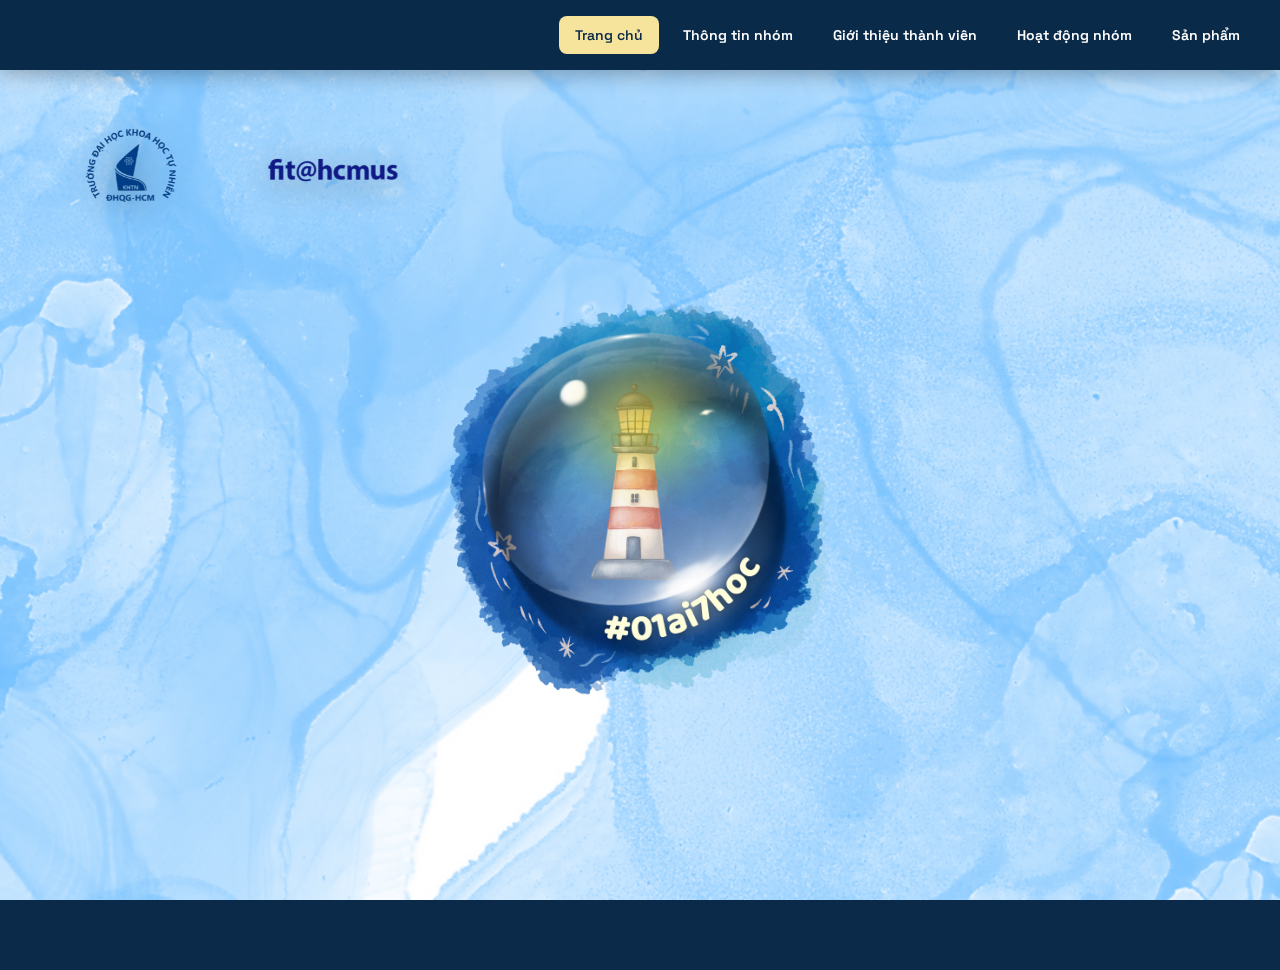
<file: index.html>
<!DOCTYPE html>
<html lang="vi">
<head>
	<meta charset="UTF-8" />
	<meta name="viewport" content="width=device-width, initial-scale=1.0" />
	<title>Poster Style Landing</title>
	<link rel="preconnect" href="https://fonts.googleapis.com" />
	<link rel="preconnect" href="https://fonts.gstatic.com" crossorigin />
	<link href="https://fonts.googleapis.com/css2?family=Space+Grotesk:wght@400;500;600;700&display=swap" rel="stylesheet" />
	<link rel="stylesheet" href="style.css" />
</head>
<body>
	<nav class="navbar">
		<div class="nav-container">
			<input type="checkbox" id="menu-toggle" class="menu-toggle" />
			<label for="menu-toggle" class="menu-icon">
				<span></span>
				<span></span>
				<span></span>
			</label>
		<ul class="nav-menu">
			<li><a href="index.html" class="nav-link active">Trang chủ</a></li>
			<li><a href="group-info.html" class="nav-link">Thông tin nhóm</a></li>
			<li><a href="about.html" class="nav-link">Giới thiệu thành viên</a></li>
			<li><a href="activity.html" class="nav-link">Hoạt động nhóm</a></li>
			<li><a href="product.html" class="nav-link">Sản phẩm</a></li>
		</ul>
		</div>
	</nav>
	<header class="hero">
		<div class="hero-logos">
			<img src="images/logo-truong.png" alt="Logo trường" class="logo-img" loading="eager" />
			<img src="images/logo-fit.png" alt="Logo khoa FIT" class="logo-img" loading="eager" />
		</div>
		<div class="hero-center-logo">
			<img src="images/team-logo.png" alt="Logo nhóm" class="team-logo" loading="eager" />
		</div>
	</header>

</body>
</html>
</file>
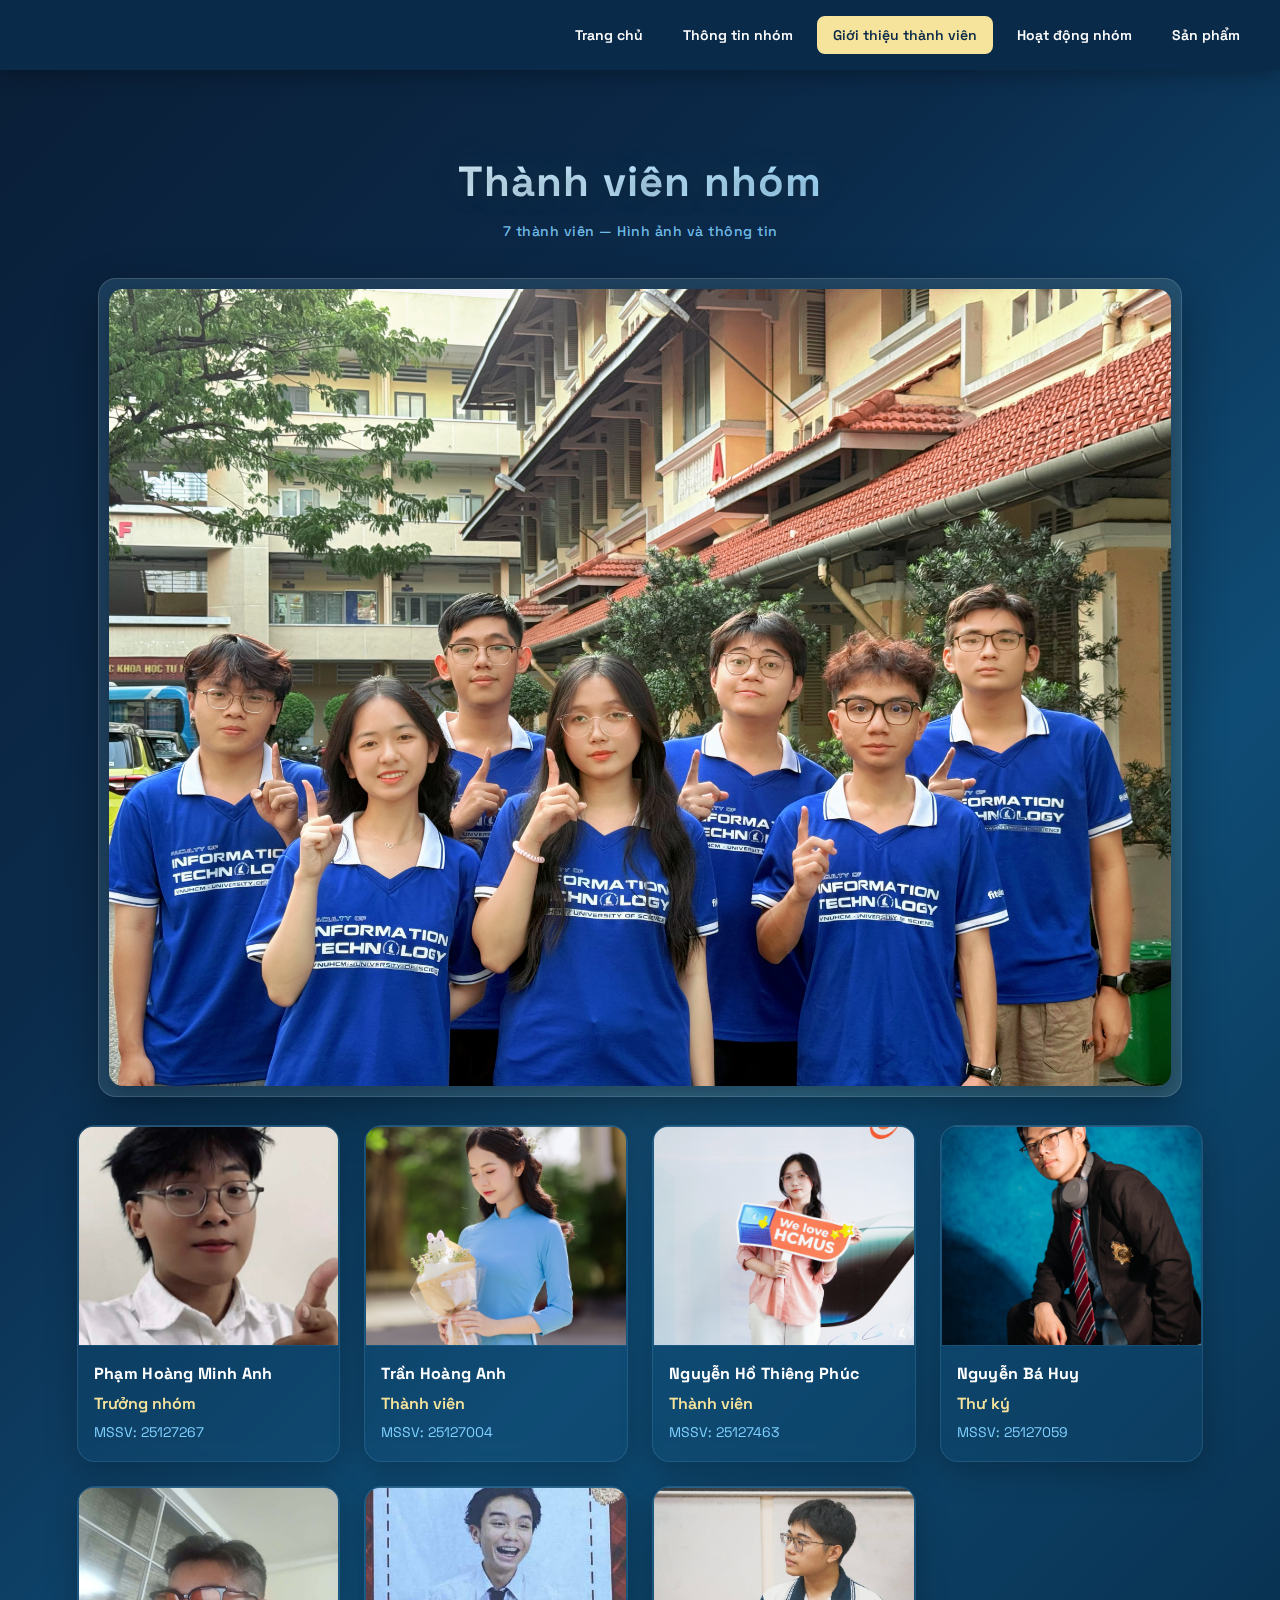
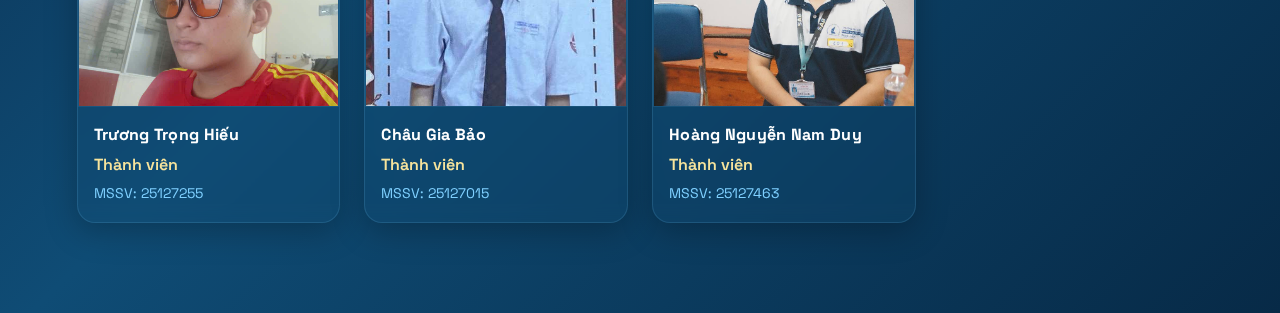
<file: about.html>
<!DOCTYPE html>
<html lang="vi">
<head>
    <meta charset="UTF-8" />
    <meta name="viewport" content="width=device-width, initial-scale=1.0" />
    <title>Giới thiệu nhóm</title>
    <link rel="preconnect" href="https://fonts.googleapis.com" />
    <link rel="preconnect" href="https://fonts.gstatic.com" crossorigin />
    <link href="https://fonts.googleapis.com/css2?family=Space+Grotesk:wght@400;500;600;700&display=swap" rel="stylesheet" />
    <link rel="stylesheet" href="style.css" />
</head>
<body>
    <nav class="navbar">
        <div class="nav-container">
            <input type="checkbox" id="menu-toggle" class="menu-toggle" />
            <label for="menu-toggle" class="menu-icon">
                <span></span>
                <span></span>
                <span></span>
            </label>
            <ul class="nav-menu">
                <li><a href="index.html" class="nav-link">Trang chủ</a></li>
                <li><a href="group-info.html" class="nav-link">Thông tin nhóm</a></li>
                <li><a href="about.html" class="nav-link active">Giới thiệu thành viên</a></li>
                <li><a href="activity.html" class="nav-link">Hoạt động nhóm</a></li>
                <li><a href="product.html" class="nav-link">Sản phẩm</a></li>
            </ul>
        </div>
    </nav>

    <section class="team" id="team">
        <div class="team-header">
            <h2 class="team-title">Thành viên nhóm</h2>
            <p class="team-subtitle">7 thành viên — Hình ảnh và thông tin</p>
        </div>
        <div class="group-photo-container">
            <div class="group-photo-frame">
                <img src="images/group-photo.jpg" alt="Ảnh chụp chung của nhóm" class="group-photo" />
            </div>
        </div>
        <div class="team-grid">
            <a class="team-card" href="member1.html">
                <img src="images/member1.jpg" alt="Member 1" class="team-photo" loading="lazy" />
                <div class="team-card-body">
                    <h3 class="team-name">Phạm Hoàng Minh Anh</h3>
                    <p class="team-role">Trưởng nhóm</p>
                    <p class="team-meta">MSSV: 25127267</p>
                </div>
            </a>
            <a class="team-card" href="member2.html">
                <img src="images/member2.jpg" alt="Member 2" class="team-photo" loading="lazy" />
                <div class="team-card-body">
                    <h3 class="team-name">Trần Hoàng Anh</h3>
                    <p class="team-role">Thành viên</p>
                    <p class="team-meta">MSSV: 25127004</p>
                </div>
            </a>
            <a class="team-card" href="member3.html">
                <img src="images/member3.jpg" alt="Member 3" class="team-photo" loading="lazy" />
                <div class="team-card-body">
                    <h3 class="team-name">Nguyễn Hồ Thiêng Phúc</h3>
                    <p class="team-role">Thành viên</p>
                    <p class="team-meta">MSSV: 25127463</p>
                </div>
            </a>
            <a class="team-card" href="member4.html">
                <img src="images/member4.jpg" alt="Member 4" class="team-photo" loading="lazy" />
                <div class="team-card-body">
                    <h3 class="team-name">Nguyễn Bá Huy</h3>
                    <p class="team-role">Thư ký</p>
                    <p class="team-meta">MSSV: 25127059</p>
                </div>
            </a>
            <a class="team-card" href="member5.html">
                <img src="images/member5.jpg" alt="Member 5" class="team-photo" loading="lazy" />
                <div class="team-card-body">
                    <h3 class="team-name">Trương Trọng Hiếu</h3>
                    <p class="team-role">Thành viên</p>
                    <p class="team-meta">MSSV: 25127255</p>
                </div>
            </a>
            <a class="team-card" href="member6.html">
                <img src="images/member6.jpg" alt="Member 6" class="team-photo" loading="lazy" />
                <div class="team-card-body">
                    <h3 class="team-name">Châu Gia Bảo</h3>
                    <p class="team-role">Thành viên</p>
                    <p class="team-meta">MSSV: 25127015</p>
                </div>
            </a>
            <a class="team-card" href="member7.html">
                <img src="images/member7.jpg" alt="Member 7" class="team-photo" loading="lazy" />
                <div class="team-card-body">
                    <h3 class="team-name">Hoàng Nguyễn Nam Duy</h3>
                    <p class="team-role">Thành viên</p>
                    <p class="team-meta">MSSV: 25127463</p>
                </div>
            </a>
        </div>
    </section>
</body>
</html>
</file>
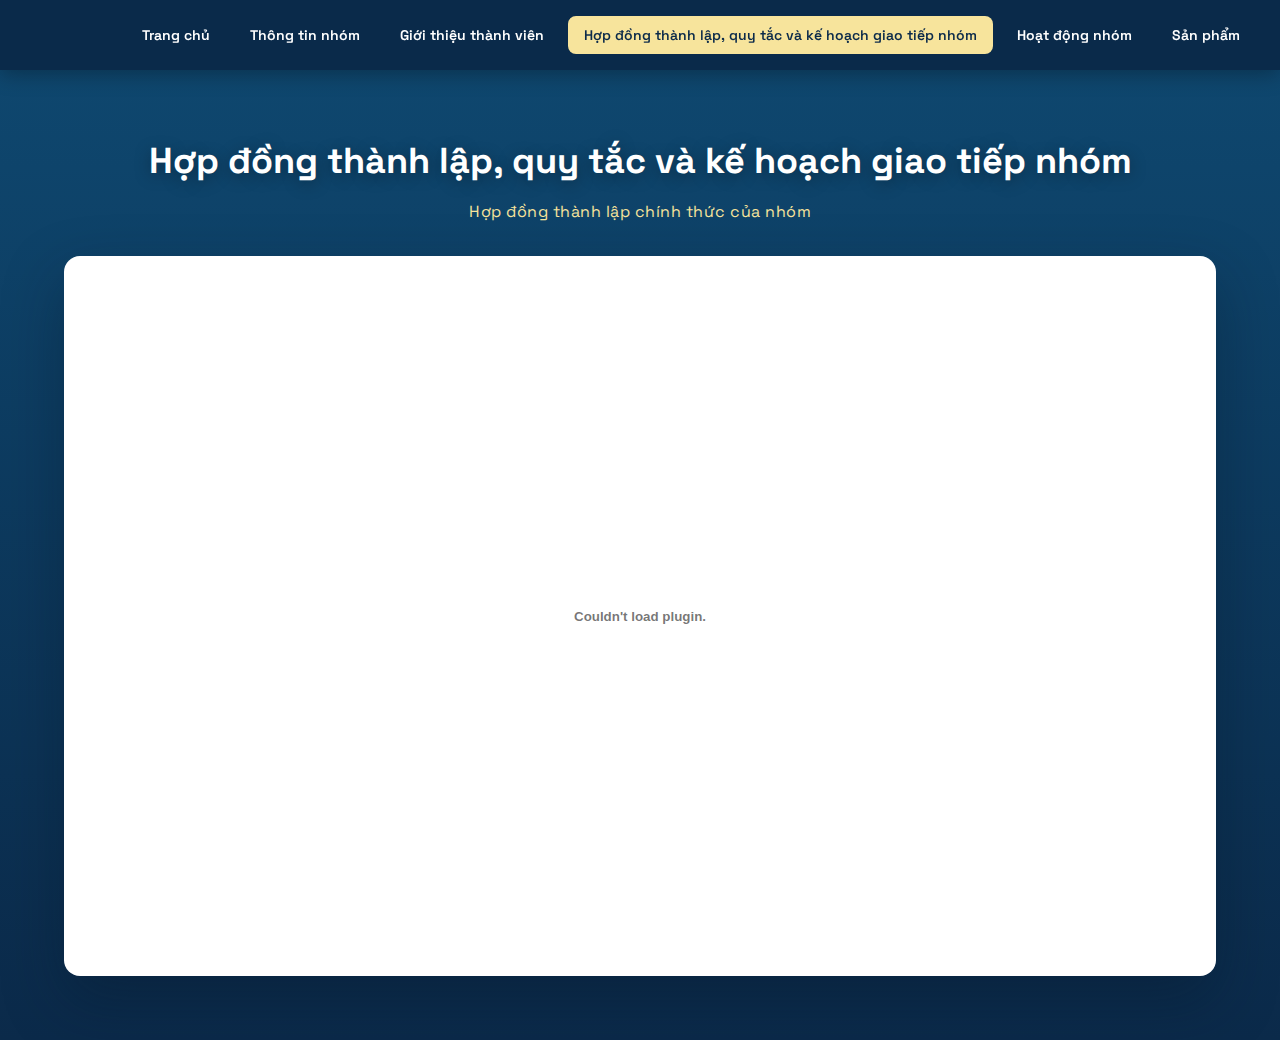
<file: document.html>
<!DOCTYPE html>
<html lang="vi">
<head>
    <meta charset="UTF-8" />
    <meta name="viewport" content="width=device-width, initial-scale=1.0" />
    <title>Hợp đồng thành lập, quy tắc và kế hoạch giao tiếp nhóm</title>
    <link rel="preconnect" href="https://fonts.googleapis.com" />
    <link rel="preconnect" href="https://fonts.gstatic.com" crossorigin />
    <link href="https://fonts.googleapis.com/css2?family=Space+Grotesk:wght@400;500;600;700&display=swap" rel="stylesheet" />
    <link rel="stylesheet" href="style.css" />
</head>
<body>
    <nav class="navbar">
        <div class="nav-container">
            <input type="checkbox" id="menu-toggle" class="menu-toggle" />
            <label for="menu-toggle" class="menu-icon">
                <span></span>
                <span></span>
                <span></span>
            </label>
            <ul class="nav-menu">
                <li><a href="index.html" class="nav-link">Trang chủ</a></li>
                <li><a href="group-info.html" class="nav-link">Thông tin nhóm</a></li>
                <li><a href="about.html" class="nav-link">Giới thiệu thành viên</a></li>
                <li><a href="document.html" class="nav-link active">Hợp đồng thành lập, quy tắc và kế hoạch giao tiếp nhóm</a></li>
                <li><a href="activity.html" class="nav-link">Hoạt động nhóm</a></li>
                <li><a href="product.html" class="nav-link">Sản phẩm</a></li>
            </ul>
        </div>
    </nav>

    <div class="document-container">
        <div class="document-header">
            <h1 class="document-title">Hợp đồng thành lập, quy tắc và kế hoạch giao tiếp nhóm</h1>
            <p class="document-subtitle">Hợp đồng thành lập chính thức của nhóm</p>
        </div>
        <div class="pdf-viewer">
            <embed src="documents/team-contract.pdf" type="application/pdf" class="pdf-embed" />
            <div class="pdf-fallback">
                <p>Trình duyệt của bạn không hỗ trợ xem PDF trực tiếp.</p>
                <a href="documents/team-contract.pdf" class="download-btn" download>Tải xuống PDF</a>
            </div>
        </div>
    </div>
</body>
</html>
</file>
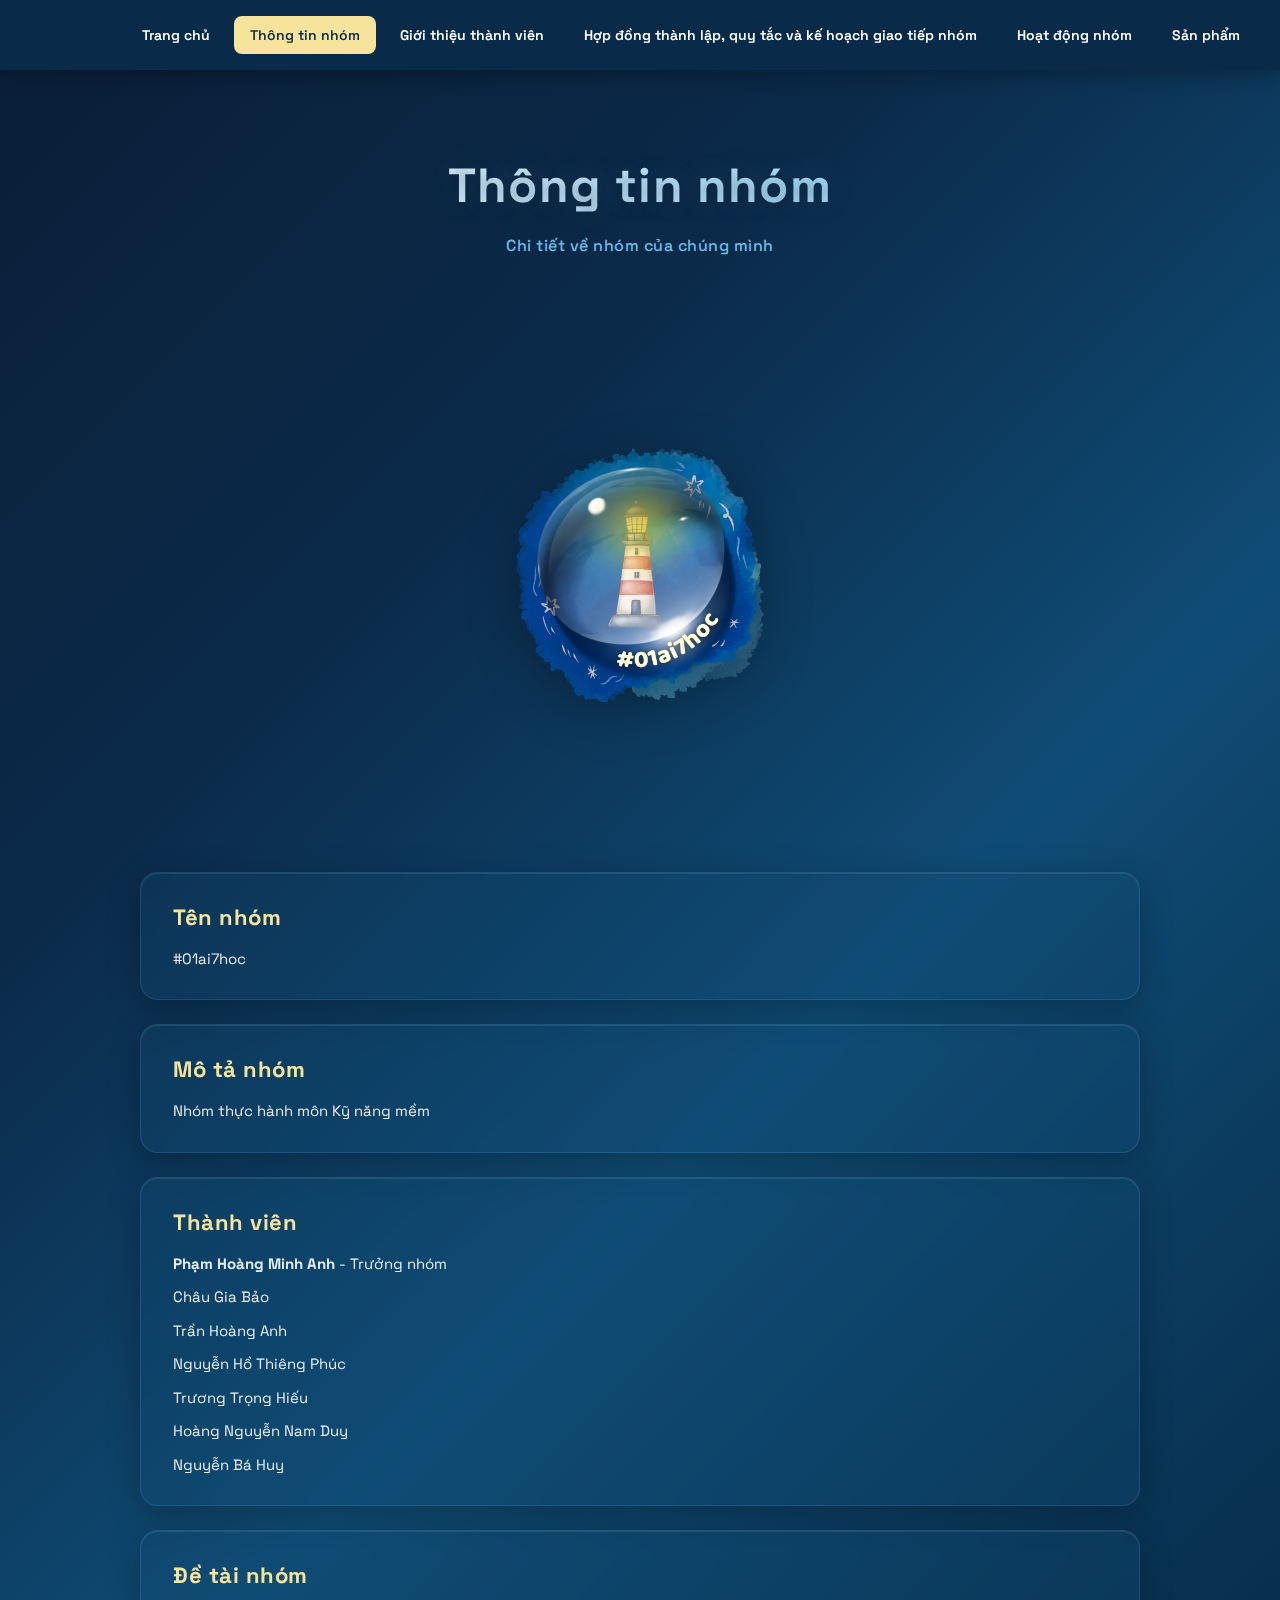
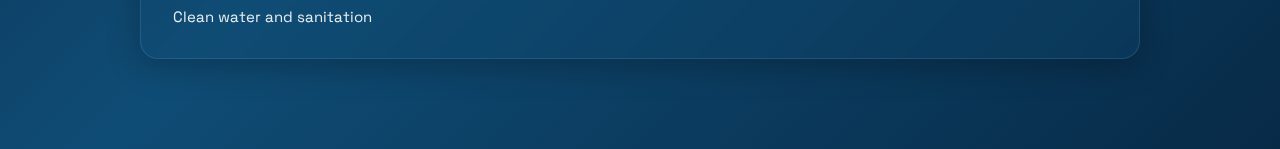
<file: group-info.html>
<!DOCTYPE html>
<html lang="vi">
<head>
    <meta charset="UTF-8" />
    <meta name="viewport" content="width=device-width, initial-scale=1.0" />
    <title>Thông tin nhóm</title>
    <link rel="preconnect" href="https://fonts.googleapis.com" />
    <link rel="preconnect" href="https://fonts.gstatic.com" crossorigin />
    <link href="https://fonts.googleapis.com/css2?family=Space+Grotesk:wght@400;500;600;700&display=swap" rel="stylesheet" />
    <link rel="stylesheet" href="style.css" />
</head>
<body>
    <nav class="navbar">
        <div class="nav-container">
            <input type="checkbox" id="menu-toggle" class="menu-toggle" />
            <label for="menu-toggle" class="menu-icon">
                <span></span>
                <span></span>
                <span></span>
            </label>
            <ul class="nav-menu">
                <li><a href="index.html" class="nav-link">Trang chủ</a></li>
                <li><a href="group-info.html" class="nav-link active">Thông tin nhóm</a></li>
                <li><a href="about.html" class="nav-link">Giới thiệu thành viên</a></li>
                <li><a href="document.html" class="nav-link">Hợp đồng thành lập, quy tắc và kế hoạch giao tiếp nhóm</a></li>
                <li><a href="activity.html" class="nav-link">Hoạt động nhóm</a></li>
                <li><a href="product.html" class="nav-link">Sản phẩm</a></li>
            </ul>
        </div>
    </nav>

    <section class="group-info-section">
        <div class="group-info-container">
            <div class="group-info-header">
                <h1 class="group-info-title">Thông tin nhóm</h1>
                <p class="group-info-subtitle">Chi tiết về nhóm của chúng mình</p>
            </div>

            <div class="group-logo-block">
                <img src="images/team-logo.png" alt="Logo nhóm #01ai7hoc" class="group-logo-img" />
            </div>

            <div class="group-info-content">
                <div class="info-card">
                    <h2 class="info-card-title">Tên nhóm</h2>
                    <p class="info-card-text">#01ai7hoc</p>
                </div>

                <div class="info-card">
                    <h2 class="info-card-title">Mô tả nhóm</h2>
                    <p class="info-card-text">Nhóm thực hành môn Kỹ năng mềm</p>
                </div>

                <div class="info-card">
                    <h2 class="info-card-title">Thành viên</h2>
                    <p class="info-card-text"><strong>Phạm Hoàng Minh Anh</strong> - Trưởng nhóm</p>
                    <p class="info-card-text">Châu Gia Bảo</p>
                    <p class="info-card-text">Trần Hoàng Anh</p>
                    <p class="info-card-text">Nguyễn Hồ Thiêng Phúc</p>
                    <p class="info-card-text">Trương Trọng Hiếu</p>
                    <p class="info-card-text">Hoàng Nguyễn Nam Duy</p>
                    <p class="info-card-text">Nguyễn Bá Huy</p>
                </div>

                <div class="info-card">
                    <h2 class="info-card-title">Đề tài nhóm</h2>
                    <p class="info-card-text">Clean water and sanitation</p>
                </div>
            </div>
        </div>
    </section>
</body>
</html>
</file>
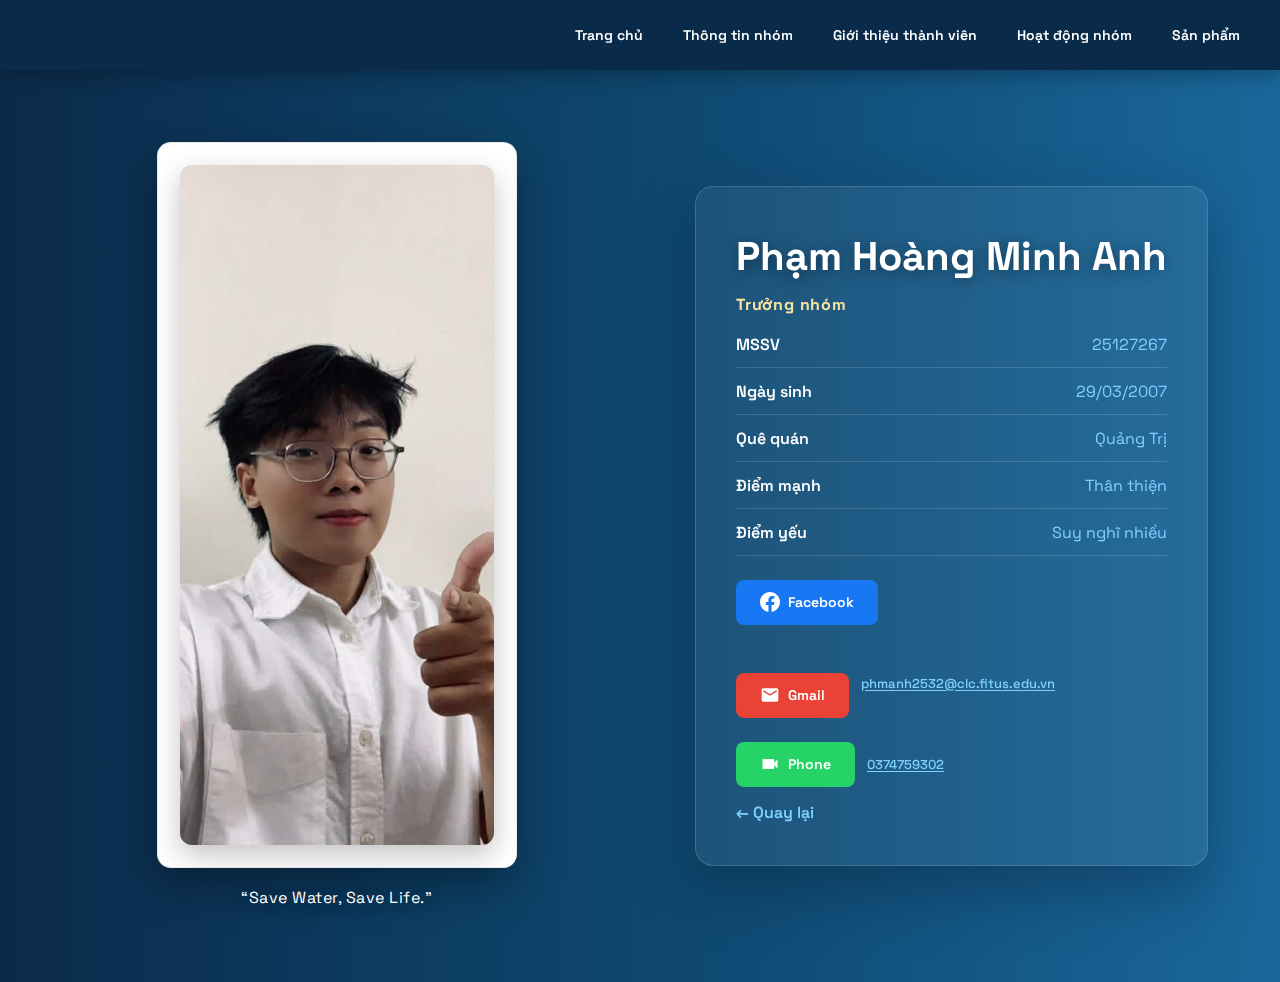
<file: member1.html>
<!DOCTYPE html>
<html lang="en">
<head>
    <meta charset="UTF-8" />
    <meta name="viewport" content="width=device-width, initial-scale=1.0" />
    <title>Member 1</title>
    <link rel="preconnect" href="https://fonts.googleapis.com" />
    <link rel="preconnect" href="https://fonts.gstatic.com" crossorigin />
    <link href="https://fonts.googleapis.com/css2?family=Space+Grotesk:wght@400;500;600;700&display=swap" rel="stylesheet" />
    <link rel="stylesheet" href="style.css" />
</head>
<body>
    <nav class="navbar">
        <div class="nav-container">
            <input type="checkbox" id="menu-toggle" class="menu-toggle" />
            <label for="menu-toggle" class="menu-icon">
                <span></span>
                <span></span>
                <span></span>
            </label>
            <ul class="nav-menu">
                <li><a href="index.html" class="nav-link">Trang chủ</a></li>
                <li><a href="group-info.html" class="nav-link">Thông tin nhóm</a></li>
                <li><a href="about.html" class="nav-link">Giới thiệu thành viên</a></li>
                <li><a href="activity.html" class="nav-link">Hoạt động nhóm</a></li>
                <li><a href="product.html" class="nav-link">Sản phẩm</a></li>
            </ul>
        </div>
    </nav>

    <main class="member-detail">
        <div class="detail-photo">
            <div class="detail-frame">
                <img src="images/member1.jpg" alt="Member 1" class="detail-avatar" loading="lazy" />
            </div>
            <p class="detail-quote">“Save Water, Save Life.”</p>
        </div>
        <div class="detail-card">
            <h1 class="detail-name">Phạm Hoàng Minh Anh</h1>
            <p class="detail-role">Trưởng nhóm</p>
            <ul class="detail-meta">
                <li><span class="detail-label">MSSV</span><span class="detail-value">25127267</span></li>
                <li><span class="detail-label">Ngày sinh</span><span class="detail-value">29/03/2007</span></li>
                <li><span class="detail-label">Quê quán</span><span class="detail-value">Quảng Trị</span></li>
                <li><span class="detail-label">Điểm mạnh</span><span class="detail-value">Thân thiện</span></li>
                <li><span class="detail-label">Điểm yếu</span><span class="detail-value">Suy nghĩ nhiều</span></li>
            </ul>
            <a href="https://facebook.com/luoiquas" class="fb-button" target="_blank" rel="noopener noreferrer">
                <svg width="20" height="20" viewBox="0 0 24 24" fill="currentColor">
                    <path d="M24 12.073c0-6.627-5.373-12-12-12s-12 5.373-12 12c0 5.99 4.388 10.954 10.125 11.854v-8.385H7.078v-3.47h3.047V9.43c0-3.007 1.792-4.669 4.533-4.669 1.312 0 2.686.235 2.686.235v2.953H15.83c-1.491 0-1.956.925-1.956 1.874v2.25h3.328l-.532 3.47h-2.796v8.385C19.612 23.027 24 18.062 24 12.073z"/>
                </svg>
                Facebook
            </a>
            <div class="contact-row">
                <a class="gmail-button" target="_blank" rel="noopener noreferrer">
                    <svg width="20" height="20" viewBox="0 0 24 24" fill="currentColor">
                        <path d="M20 4H4c-1.1 0-1.99.9-1.99 2L2 18c0 1.1.9 2 2 2h16c1.1 0 2-.9 2-2V6c0-1.1-.9-2-2-2zm0 4l-8 5-8-5V6l8 5 8-5v2z"/>
                    </svg>
                    Gmail
                </a>
                <span class="email-text">phmanh2532@clc.fitus.edu.vn</span>
            </div>
            <div class="contact-row">
                <a class="phone-button" target="_blank" rel="noopener noreferrer">
                    <svg width="20" height="20" viewBox="0 0 24 24" fill="currentColor">
                        <path d="M17 10.5V7c0-.55-.45-1-1-1H4c-.55 0-1 .45-1 1v10c0 .55.45 1 1 1h12c.55 0 1-.45 1-1v-3.5l4 4v-11l-4 4z"/>
                    </svg>
                    Phone
                </a>
                <span class="phone-text">0374759302</span>
            </div>
            <a class="back-link" href="about.html">&#8592; Quay lại</a>
        </div>
    </main>

    <script>
        // Copy to clipboard functionality
        function copyToClipboard(text, button) {
            navigator.clipboard.writeText(text).then(() => {
                const originalText = button.innerHTML;
                button.innerHTML = '<svg width="20" height="20" viewBox="0 0 24 24" fill="currentColor"><path d="M9 16.17L4.83 12l-1.42 1.41L9 19 21 7l-1.41-1.41z"/></svg>Đã sao chép!';
                button.style.background = 'linear-gradient(135deg, #10b981 0%, #059669 100%)';
                setTimeout(() => {
                    button.innerHTML = originalText;
                    button.style.background = '';
                }, 2000);
            });
        }

        // Gmail button
        document.querySelector('.gmail-button').addEventListener('click', function(e) {
            e.preventDefault();
            const email = document.querySelector('.email-text').textContent;
            copyToClipboard(email, this);
        });

        // Phone button
        document.querySelector('.phone-button').addEventListener('click', function(e) {
            e.preventDefault();
            const phone = document.querySelector('.phone-text').textContent;
            copyToClipboard(phone, this);
        });
    </script>
</body>
</html>
</file>
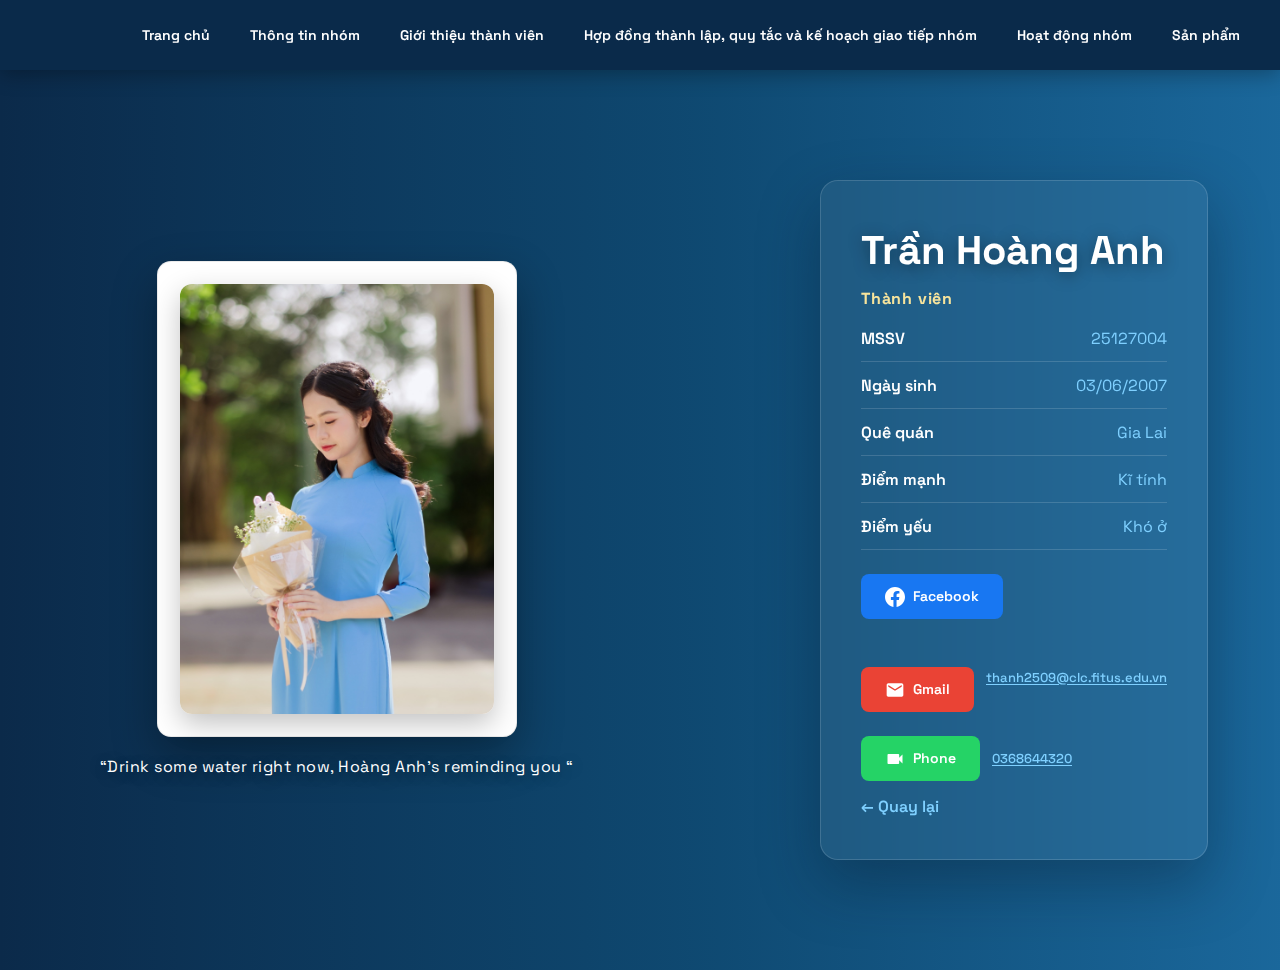
<file: member2.html>
<!DOCTYPE html>
<html lang="en">
<head>
    <meta charset="UTF-8" />
    <meta name="viewport" content="width=device-width, initial-scale=1.0" />
    <title>Member 2</title>
    <link rel="preconnect" href="https://fonts.googleapis.com" />
    <link rel="preconnect" href="https://fonts.gstatic.com" crossorigin />
    <link href="https://fonts.googleapis.com/css2?family=Space+Grotesk:wght@400;500;600;700&display=swap" rel="stylesheet" />
    <link rel="stylesheet" href="style.css" />
</head>
<body>
    <nav class="navbar">
        <div class="nav-container">
            <input type="checkbox" id="menu-toggle" class="menu-toggle" />
            <label for="menu-toggle" class="menu-icon">
                <span></span>
                <span></span>
                <span></span>
            </label>
            <ul class="nav-menu">
                <li><a href="index.html" class="nav-link">Trang chủ</a></li>
                <li><a href="group-info.html" class="nav-link">Thông tin nhóm</a></li>
                <li><a href="about.html" class="nav-link">Giới thiệu thành viên</a></li>
                <li><a href="document.html" class="nav-link">Hợp đồng thành lập, quy tắc và kế hoạch giao tiếp nhóm</a></li>
                <li><a href="activity.html" class="nav-link">Hoạt động nhóm</a></li>
                <li><a href="product.html" class="nav-link">Sản phẩm</a></li>
            </ul>
        </div>
    </nav>

    <main class="member-detail">
        <div class="detail-photo">
            <div class="detail-frame">
                <img src="images/member2.jpg" alt="Member 2" class="detail-avatar" />
            </div>
            <p class="detail-quote">“Drink some water right now, Hoàng Anh’s reminding you “</p>
        </div>
        <div class="detail-card">
            <h1 class="detail-name">Trần Hoàng Anh</h1>
            <p class="detail-role">Thành viên</p>
            <ul class="detail-meta">
                <li><span class="detail-label">MSSV</span><span class="detail-value">25127004</span></li>
                <li><span class="detail-label">Ngày sinh</span><span class="detail-value">03/06/2007</span></li>
                <li><span class="detail-label">Quê quán</span><span class="detail-value">Gia Lai</span></li>
                <li><span class="detail-label">Điểm mạnh</span><span class="detail-value">Kĩ tính</span></li>
                <li><span class="detail-label">Điểm yếu</span><span class="detail-value">Khó ở</span></li>
            </ul>
            <a href="https://www.facebook.com/hanh.xynk.dep" class="fb-button" target="_blank" rel="noopener noreferrer">
                <svg width="20" height="20" viewBox="0 0 24 24" fill="currentColor">
                    <path d="M24 12.073c0-6.627-5.373-12-12-12s-12 5.373-12 12c0 5.99 4.388 10.954 10.125 11.854v-8.385H7.078v-3.47h3.047V9.43c0-3.007 1.792-4.669 4.533-4.669 1.312 0 2.686.235 2.686.235v2.953H15.83c-1.491 0-1.956.925-1.956 1.874v2.25h3.328l-.532 3.47h-2.796v8.385C19.612 23.027 24 18.062 24 12.073z"/>
                </svg>
                Facebook
            </a>
            <div class="contact-row">
                <a class="gmail-button" target="_blank" rel="noopener noreferrer">
                    <svg width="20" height="20" viewBox="0 0 24 24" fill="currentColor">
                        <path d="M20 4H4c-1.1 0-1.99.9-1.99 2L2 18c0 1.1.9 2 2 2h16c1.1 0 2-.9 2-2V6c0-1.1-.9-2-2-2zm0 4l-8 5-8-5V6l8 5 8-5v2z"/>
                    </svg>
                    Gmail
                </a>
                <span class="email-text">thanh2509@clc.fitus.edu.vn</span>
            </div>
            <div class="contact-row">
                <a class="phone-button" target="_blank" rel="noopener noreferrer">
                    <svg width="20" height="20" viewBox="0 0 24 24" fill="currentColor">
                        <path d="M17 10.5V7c0-.55-.45-1-1-1H4c-.55 0-1 .45-1 1v10c0 .55.45 1 1 1h12c.55 0 1-.45 1-1v-3.5l4 4v-11l-4 4z"/>
                    </svg>
                    Phone
                </a>
                <span class="phone-text">0368644320</span>
            </div>
            <a class="back-link" href="about.html">&#8592; Quay lại</a>
        </div>
    </main>
</body>
</html>
</file>
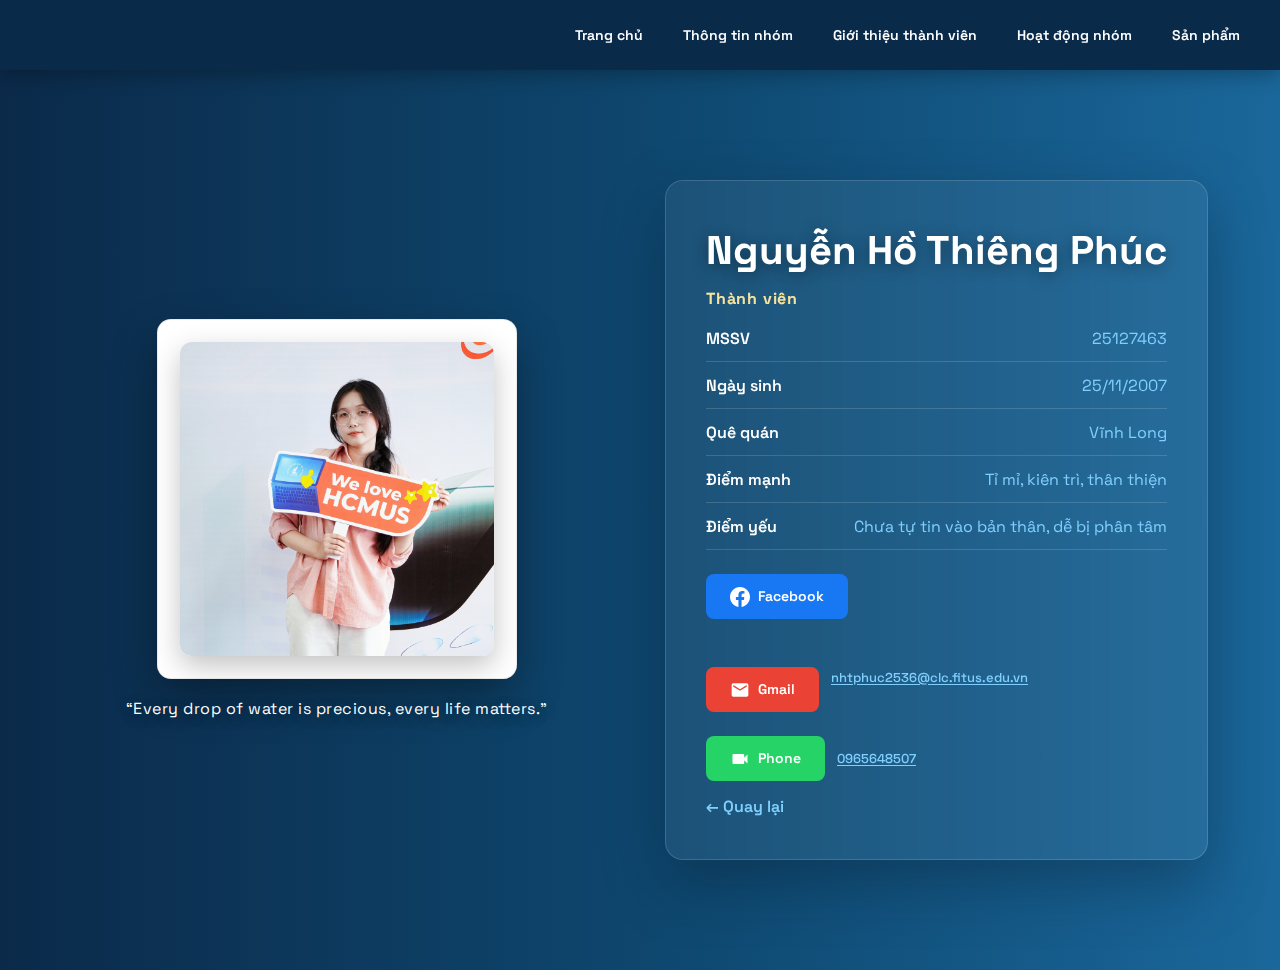
<file: member3.html>
<!DOCTYPE html>
<html lang="en">
<head>
    <meta charset="UTF-8" />
    <meta name="viewport" content="width=device-width, initial-scale=1.0" />
    <title>Member 3</title>
    <link rel="preconnect" href="https://fonts.googleapis.com" />
    <link rel="preconnect" href="https://fonts.gstatic.com" crossorigin />
    <link href="https://fonts.googleapis.com/css2?family=Space+Grotesk:wght@400;500;600;700&display=swap" rel="stylesheet" />
    <link rel="stylesheet" href="style.css" />
</head>
<body>
    <nav class="navbar">
        <div class="nav-container">
            <input type="checkbox" id="menu-toggle" class="menu-toggle" />
            <label for="menu-toggle" class="menu-icon">
                <span></span>
                <span></span>
                <span></span>
            </label>
            <ul class="nav-menu">
                <li><a href="index.html" class="nav-link">Trang chủ</a></li>
                <li><a href="group-info.html" class="nav-link">Thông tin nhóm</a></li>
                <li><a href="about.html" class="nav-link">Giới thiệu thành viên</a></li>
                <li><a href="activity.html" class="nav-link">Hoạt động nhóm</a></li>
                <li><a href="product.html" class="nav-link">Sản phẩm</a></li>
            </ul>
        </div>
    </nav>

    <main class="member-detail">
        <div class="detail-photo">
            <div class="detail-frame">
                <img src="images/member3.jpg" alt="Member 3" class="detail-avatar" loading="lazy" />
            </div>
            <p class="detail-quote">“Every drop of water is precious, every life matters.” </p>
        </div>
        <div class="detail-card">
            <h1 class="detail-name">Nguyễn Hồ Thiêng Phúc</h1>
            <p class="detail-role">Thành viên</p>
            <ul class="detail-meta">
                <li><span class="detail-label">MSSV</span><span class="detail-value">25127463</span></li>
                <li><span class="detail-label">Ngày sinh</span><span class="detail-value">25/11/2007</span></li>
                <li><span class="detail-label">Quê quán</span><span class="detail-value">Vĩnh Long</span></li>
                <li><span class="detail-label">Điểm mạnh</span><span class="detail-value">Tỉ mỉ, kiên trì, thân thiện</span></li>
                <li><span class="detail-label">Điểm yếu</span><span class="detail-value">Chưa tự tin vào bản thân, dễ bị phân tâm</span></li>
            </ul>
            <a href="https://www.facebook.com/thiengphuc.nguyenho.7" class="fb-button" target="_blank" rel="noopener noreferrer">
                <svg width="20" height="20" viewBox="0 0 24 24" fill="currentColor">
                    <path d="M24 12.073c0-6.627-5.373-12-12-12s-12 5.373-12 12c0 5.99 4.388 10.954 10.125 11.854v-8.385H7.078v-3.47h3.047V9.43c0-3.007 1.792-4.669 4.533-4.669 1.312 0 2.686.235 2.686.235v2.953H15.83c-1.491 0-1.956.925-1.956 1.874v2.25h3.328l-.532 3.47h-2.796v8.385C19.612 23.027 24 18.062 24 12.073z"/>
                </svg>
                Facebook
            </a>
            <div class="contact-row">
                <a class="gmail-button" target="_blank" rel="noopener noreferrer">
                    <svg width="20" height="20" viewBox="0 0 24 24" fill="currentColor">
                        <path d="M20 4H4c-1.1 0-1.99.9-1.99 2L2 18c0 1.1.9 2 2 2h16c1.1 0 2-.9 2-2V6c0-1.1-.9-2-2-2zm0 4l-8 5-8-5V6l8 5 8-5v2z"/>
                    </svg>
                    Gmail
                </a>
                <span class="email-text">nhtphuc2536@clc.fitus.edu.vn</span>
            </div>
            <div class="contact-row">
                <a class="phone-button" target="_blank" rel="noopener noreferrer">
                    <svg width="20" height="20" viewBox="0 0 24 24" fill="currentColor">
                        <path d="M17 10.5V7c0-.55-.45-1-1-1H4c-.55 0-1 .45-1 1v10c0 .55.45 1 1 1h12c.55 0 1-.45 1-1v-3.5l4 4v-11l-4 4z"/>
                    </svg>
                    Phone
                </a>
                <span class="phone-text">0965648507</span>
            </div>
            <a class="back-link" href="about.html">&#8592; Quay lại</a>
        </div>
    </main>

    <script>
        function copyToClipboard(text, button) {
            navigator.clipboard.writeText(text).then(() => {
                const originalText = button.innerHTML;
                button.innerHTML = '<svg width="20" height="20" viewBox="0 0 24 24" fill="currentColor"><path d="M9 16.17L4.83 12l-1.42 1.41L9 19 21 7l-1.41-1.41z"/></svg>Đã sao chép!';
                button.style.background = 'linear-gradient(135deg, #10b981 0%, #059669 100%)';
                setTimeout(() => {
                    button.innerHTML = originalText;
                    button.style.background = '';
                }, 2000);
            });
        }
        document.querySelector('.gmail-button').addEventListener('click', function(e) {
            e.preventDefault();
            copyToClipboard(document.querySelector('.email-text').textContent, this);
        });
        document.querySelector('.phone-button').addEventListener('click', function(e) {
            e.preventDefault();
            copyToClipboard(document.querySelector('.phone-text').textContent, this);
        });
    </script>
</body>
</html>
</file>
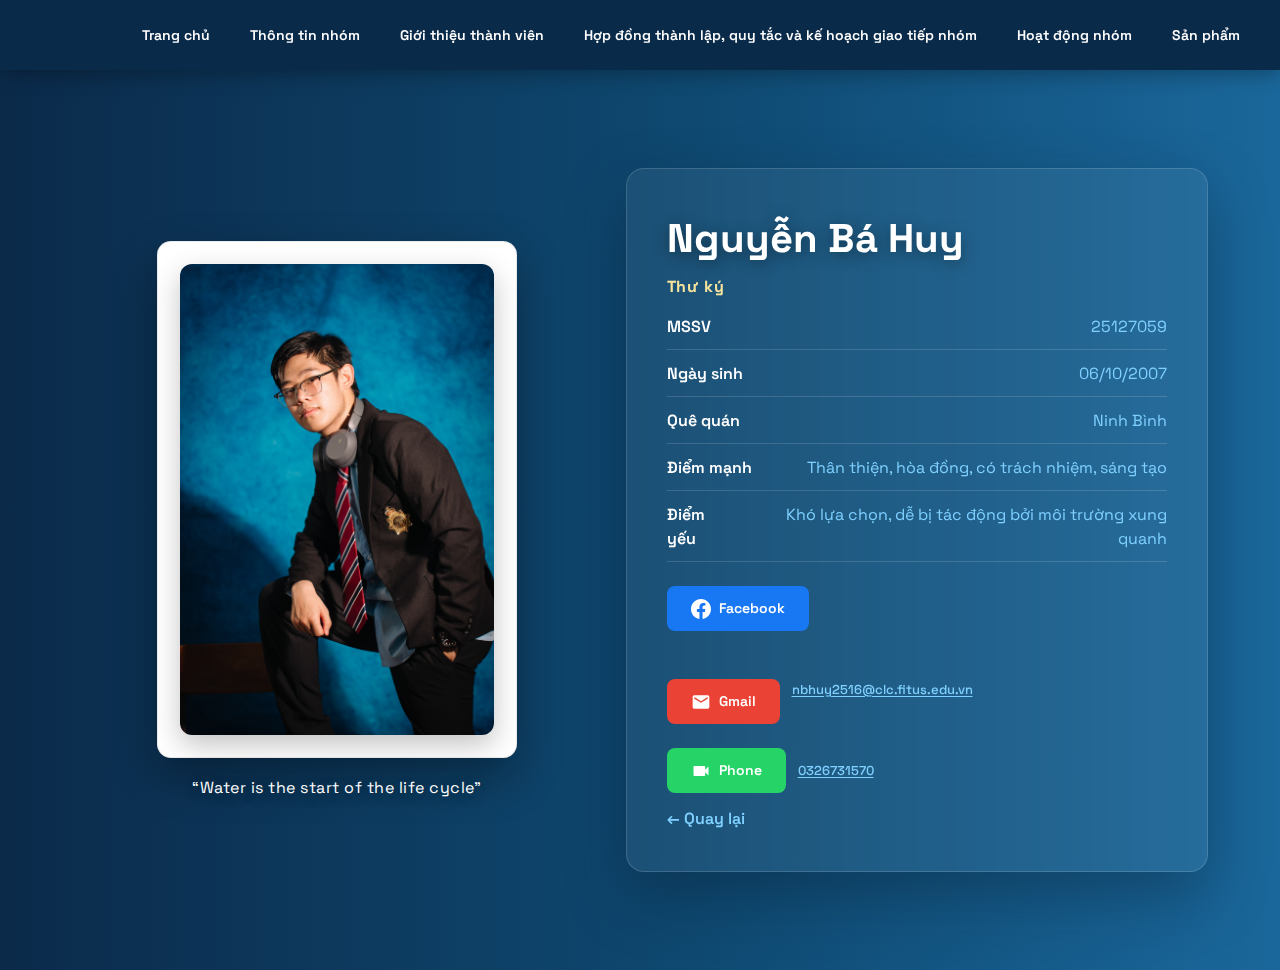
<file: member4.html>
<!DOCTYPE html>
<html lang="en">
<head>
    <meta charset="UTF-8" />
    <meta name="viewport" content="width=device-width, initial-scale=1.0" />
    <title>Member 4</title>
    <link rel="preconnect" href="https://fonts.googleapis.com" />
    <link rel="preconnect" href="https://fonts.gstatic.com" crossorigin />
    <link href="https://fonts.googleapis.com/css2?family=Space+Grotesk:wght@400;500;600;700&display=swap" rel="stylesheet" />
    <link rel="stylesheet" href="style.css" />
</head>
<body>
    <nav class="navbar">
        <div class="nav-container">
            <input type="checkbox" id="menu-toggle" class="menu-toggle" />
            <label for="menu-toggle" class="menu-icon">
                <span></span>
                <span></span>
                <span></span>
            </label>
            <ul class="nav-menu">
                <li><a href="index.html" class="nav-link">Trang chủ</a></li>
                <li><a href="group-info.html" class="nav-link">Thông tin nhóm</a></li>
                <li><a href="about.html" class="nav-link">Giới thiệu thành viên</a></li>
                <li><a href="document.html" class="nav-link">Hợp đồng thành lập, quy tắc và kế hoạch giao tiếp nhóm</a></li>
                <li><a href="activity.html" class="nav-link">Hoạt động nhóm</a></li>
                <li><a href="product.html" class="nav-link">Sản phẩm</a></li>
            </ul>
        </div>
    </nav>

    <main class="member-detail">
        <div class="detail-photo">
            <div class="detail-frame">
                <img src="images/member4.jpg" alt="Member 4" class="detail-avatar" />
            </div>
            <p class="detail-quote">“Water is the start of the life cycle”</p>
        </div>
        <div class="detail-card">
            <h1 class="detail-name">Nguyễn Bá Huy</h1>
            <p class="detail-role">Thư ký</p>
            <ul class="detail-meta">
                <li><span class="detail-label">MSSV</span><span class="detail-value">25127059</span></li>
                <li><span class="detail-label">Ngày sinh</span><span class="detail-value">06/10/2007</span></li>
                <li><span class="detail-label">Quê quán</span><span class="detail-value">Ninh Bình</span></li>
                <li><span class="detail-label">Điểm mạnh</span><span class="detail-value">Thân thiện, hòa đồng, có trách nhiệm, sáng tạo
</span></li>
                <li><span class="detail-label">Điểm yếu</span><span class="detail-value">Khó lựa chọn, dễ bị tác động bởi môi trường xung quanh</span></li>
            </ul>
            <a href="https://www.facebook.com/bahuy.nguyen.18659" class="fb-button" target="_blank" rel="noopener noreferrer">
                <svg width="20" height="20" viewBox="0 0 24 24" fill="currentColor">
                    <path d="M24 12.073c0-6.627-5.373-12-12-12s-12 5.373-12 12c0 5.99 4.388 10.954 10.125 11.854v-8.385H7.078v-3.47h3.047V9.43c0-3.007 1.792-4.669 4.533-4.669 1.312 0 2.686.235 2.686.235v2.953H15.83c-1.491 0-1.956.925-1.956 1.874v2.25h3.328l-.532 3.47h-2.796v8.385C19.612 23.027 24 18.062 24 12.073z"/>
                </svg>
                Facebook
            </a>
            <div class="contact-row">
                <a class="gmail-button" target="_blank" rel="noopener noreferrer">
                    <svg width="20" height="20" viewBox="0 0 24 24" fill="currentColor">
                        <path d="M20 4H4c-1.1 0-1.99.9-1.99 2L2 18c0 1.1.9 2 2 2h16c1.1 0 2-.9 2-2V6c0-1.1-.9-2-2-2zm0 4l-8 5-8-5V6l8 5 8-5v2z"/>
                    </svg>
                    Gmail
                </a>
                <span class="email-text">nbhuy2516@clc.fitus.edu.vn</span>
            </div>
            <div class="contact-row">
                <a class="phone-button" target="_blank" rel="noopener noreferrer">
                    <svg width="20" height="20" viewBox="0 0 24 24" fill="currentColor">
                        <path d="M17 10.5V7c0-.55-.45-1-1-1H4c-.55 0-1 .45-1 1v10c0 .55.45 1 1 1h12c.55 0 1-.45 1-1v-3.5l4 4v-11l-4 4z"/>
                    </svg>
                    Phone
                </a>
                <span class="phone-text">0326731570</span>
            </div>
            <a class="back-link" href="about.html">&#8592; Quay lại</a>
        </div>
    </main>

    <script>
        function copyToClipboard(text, button) {
            navigator.clipboard.writeText(text).then(() => {
                const originalText = button.innerHTML;
                button.innerHTML = '<svg width="20" height="20" viewBox="0 0 24 24" fill="currentColor"><path d="M9 16.17L4.83 12l-1.42 1.41L9 19 21 7l-1.41-1.41z"/></svg>Đã sao chép!';
                button.style.background = 'linear-gradient(135deg, #10b981 0%, #059669 100%)';
                setTimeout(() => {
                    button.innerHTML = originalText;
                    button.style.background = '';
                }, 2000);
            });
        }
        document.querySelector('.gmail-button').addEventListener('click', function(e) {
            e.preventDefault();
            copyToClipboard(document.querySelector('.email-text').textContent, this);
        });
        document.querySelector('.phone-button').addEventListener('click', function(e) {
            e.preventDefault();
            copyToClipboard(document.querySelector('.phone-text').textContent, this);
        });
    </script>
</body>
</html>
</file>
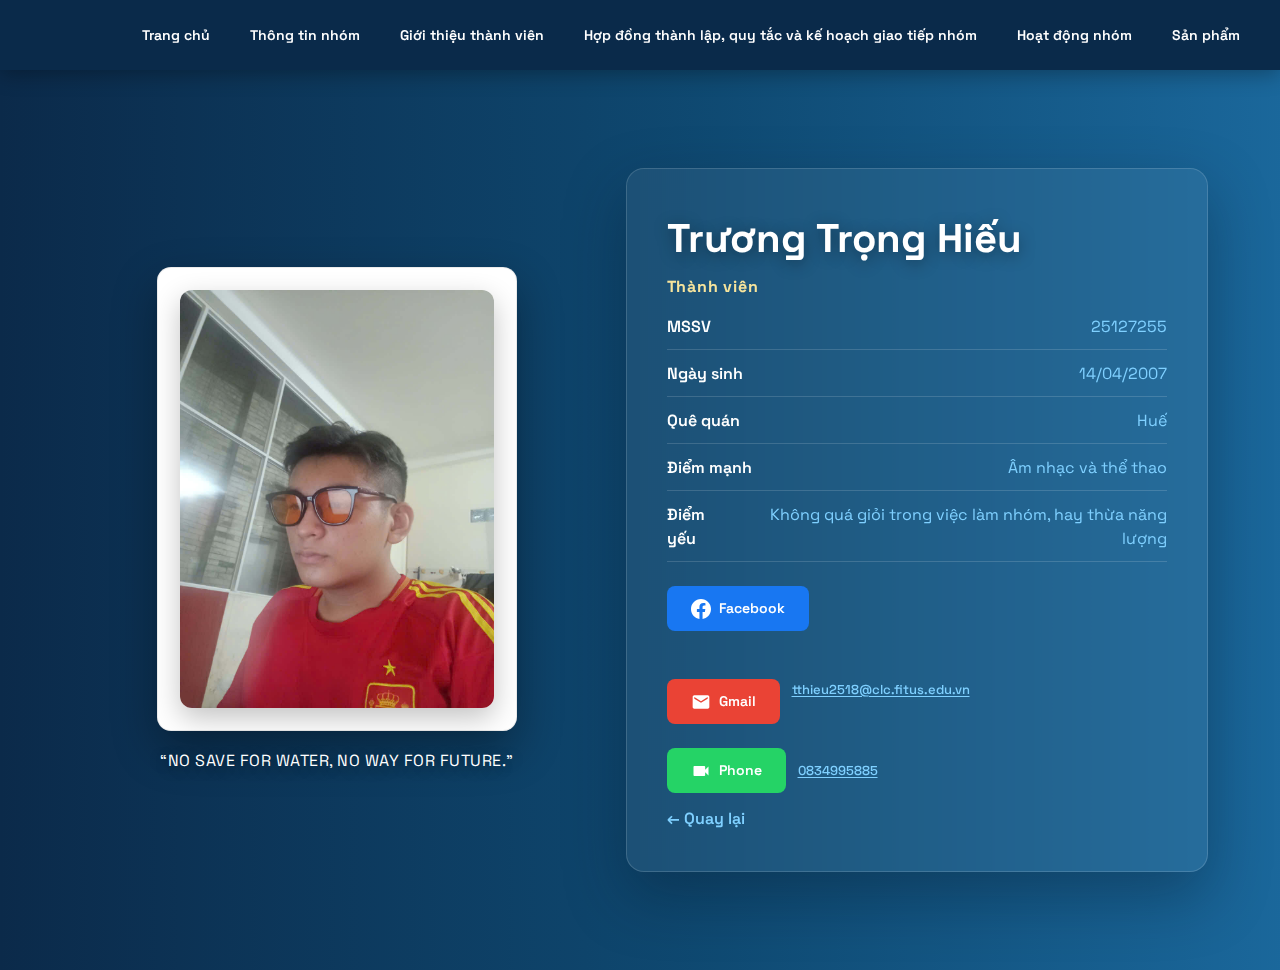
<file: member5.html>
<!DOCTYPE html>
<html lang="en">
<head>
    <meta charset="UTF-8" />
    <meta name="viewport" content="width=device-width, initial-scale=1.0" />
    <title>Member 5</title>
    <link rel="preconnect" href="https://fonts.googleapis.com" />
    <link rel="preconnect" href="https://fonts.gstatic.com" crossorigin />
    <link href="https://fonts.googleapis.com/css2?family=Space+Grotesk:wght@400;500;600;700&display=swap" rel="stylesheet" />
    <link rel="stylesheet" href="style.css" />
</head>
<body>
    <nav class="navbar">
        <div class="nav-container">
            <input type="checkbox" id="menu-toggle" class="menu-toggle" />
            <label for="menu-toggle" class="menu-icon">
                <span></span>
                <span></span>
                <span></span>
            </label>
            <ul class="nav-menu">
                <li><a href="index.html" class="nav-link">Trang chủ</a></li>
                <li><a href="group-info.html" class="nav-link">Thông tin nhóm</a></li>
                <li><a href="about.html" class="nav-link">Giới thiệu thành viên</a></li>
                <li><a href="document.html" class="nav-link">Hợp đồng thành lập, quy tắc và kế hoạch giao tiếp nhóm</a></li>
                <li><a href="activity.html" class="nav-link">Hoạt động nhóm</a></li>
                <li><a href="product.html" class="nav-link">Sản phẩm</a></li>
            </ul>
        </div>
    </nav>

    <main class="member-detail">
        <div class="detail-photo">
            <div class="detail-frame">
                <img src="images/member5.jpg" alt="Member 5" class="detail-avatar" />
            </div>
            <p class="detail-quote">“NO SAVE FOR WATER, NO WAY FOR FUTURE.”
</p>
        </div>
        <div class="detail-card">
            <h1 class="detail-name">Trương Trọng Hiếu</h1>
            <p class="detail-role">Thành viên</p>
            <ul class="detail-meta">
                <li><span class="detail-label">MSSV</span><span class="detail-value">25127255</span></li>
                <li><span class="detail-label">Ngày sinh</span><span class="detail-value">14/04/2007</span></li>
                <li><span class="detail-label">Quê quán</span><span class="detail-value">Huế</span></li>
                <li><span class="detail-label">Điểm mạnh</span><span class="detail-value">Âm nhạc và thể thao</span></li>
                <li><span class="detail-label">Điểm yếu</span><span class="detail-value">Không quá giỏi trong việc làm nhóm, hay thừa năng lượng</span></li>
            </ul>
            <a href="https://www.facebook.com/trong.hieuss.375367" class="fb-button" target="_blank" rel="noopener noreferrer">
                <svg width="20" height="20" viewBox="0 0 24 24" fill="currentColor">
                    <path d="M24 12.073c0-6.627-5.373-12-12-12s-12 5.373-12 12c0 5.99 4.388 10.954 10.125 11.854v-8.385H7.078v-3.47h3.047V9.43c0-3.007 1.792-4.669 4.533-4.669 1.312 0 2.686.235 2.686.235v2.953H15.83c-1.491 0-1.956.925-1.956 1.874v2.25h3.328l-.532 3.47h-2.796v8.385C19.612 23.027 24 18.062 24 12.073z"/>
                </svg>
                Facebook
            </a>
            <div class="contact-row">
                <a class="gmail-button" target="_blank" rel="noopener noreferrer">
                    <svg width="20" height="20" viewBox="0 0 24 24" fill="currentColor">
                        <path d="M20 4H4c-1.1 0-1.99.9-1.99 2L2 18c0 1.1.9 2 2 2h16c1.1 0 2-.9 2-2V6c0-1.1-.9-2-2-2zm0 4l-8 5-8-5V6l8 5 8-5v2z"/>
                    </svg>
                    Gmail
                </a>
                <span class="email-text">tthieu2518@clc.fitus.edu.vn</span>
            </div>
            <div class="contact-row">
                <a class="phone-button" target="_blank" rel="noopener noreferrer">
                    <svg width="20" height="20" viewBox="0 0 24 24" fill="currentColor">
                        <path d="M17 10.5V7c0-.55-.45-1-1-1H4c-.55 0-1 .45-1 1v10c0 .55.45 1 1 1h12c.55 0 1-.45 1-1v-3.5l4 4v-11l-4 4z"/>
                    </svg>
                    Phone
                </a>
                <span class="phone-text">0834995885</span>
            </div>
            <a class="back-link" href="about.html">&#8592; Quay lại</a>
        </div>
    </main>

    <script>
        function copyToClipboard(text, button) {
            navigator.clipboard.writeText(text).then(() => {
                const originalText = button.innerHTML;
                button.innerHTML = '<svg width="20" height="20" viewBox="0 0 24 24" fill="currentColor"><path d="M9 16.17L4.83 12l-1.42 1.41L9 19 21 7l-1.41-1.41z"/></svg>Đã sao chép!';
                button.style.background = 'linear-gradient(135deg, #10b981 0%, #059669 100%)';
                setTimeout(() => {
                    button.innerHTML = originalText;
                    button.style.background = '';
                }, 2000);
            });
        }
        document.querySelector('.gmail-button').addEventListener('click', function(e) {
            e.preventDefault();
            copyToClipboard(document.querySelector('.email-text').textContent, this);
        });
        document.querySelector('.phone-button').addEventListener('click', function(e) {
            e.preventDefault();
            copyToClipboard(document.querySelector('.phone-text').textContent, this);
        });
    </script>
</body>
</html>
</file>
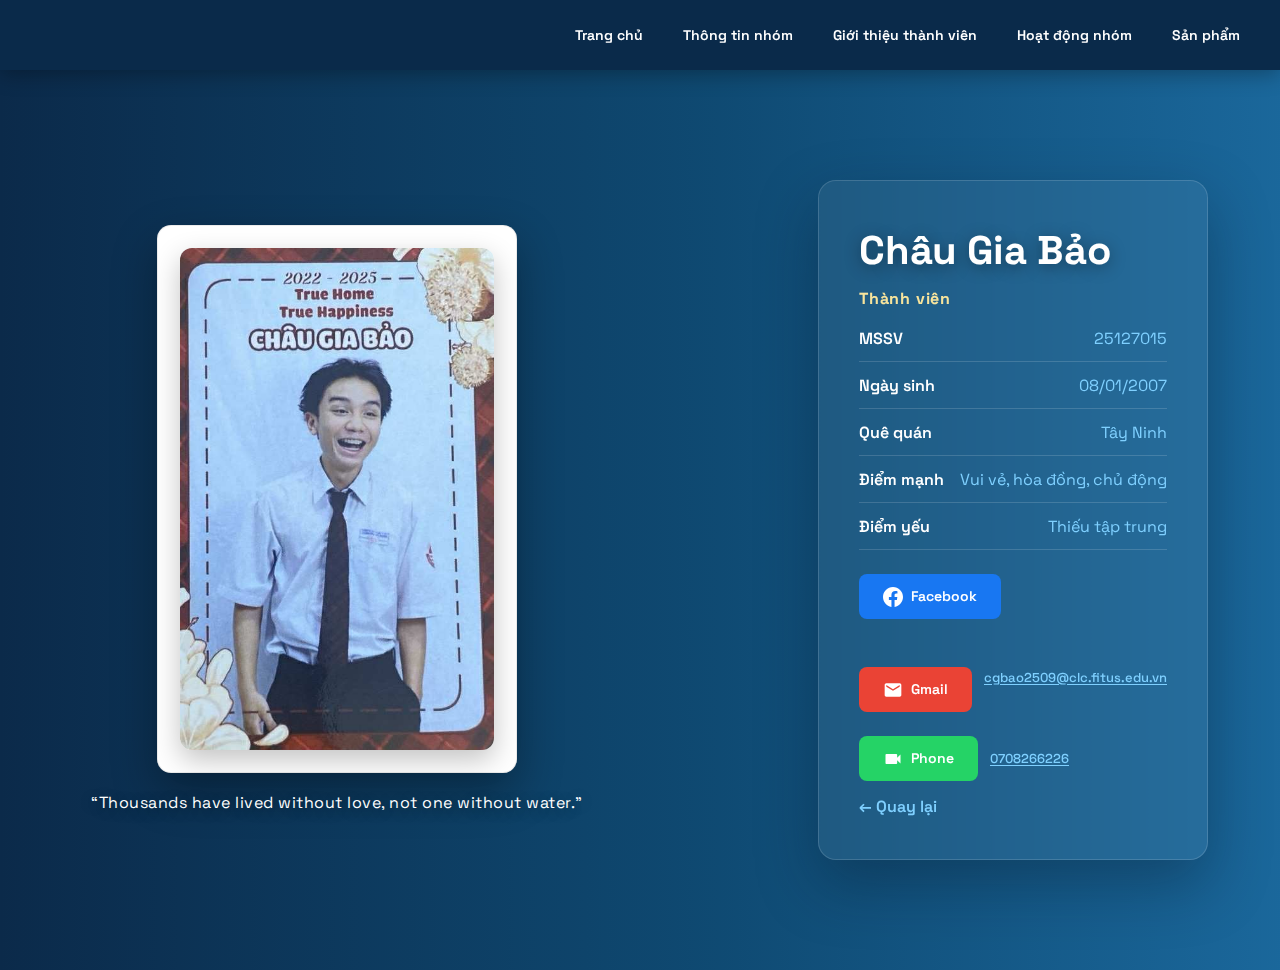
<file: member6.html>
<!DOCTYPE html>
<html lang="en">
<head>
    <meta charset="UTF-8" />
    <meta name="viewport" content="width=device-width, initial-scale=1.0" />
    <title>Member 6</title>
    <link rel="preconnect" href="https://fonts.googleapis.com" />
    <link rel="preconnect" href="https://fonts.gstatic.com" crossorigin />
    <link href="https://fonts.googleapis.com/css2?family=Space+Grotesk:wght@400;500;600;700&display=swap" rel="stylesheet" />
    <link rel="stylesheet" href="style.css" />
</head>
<body>
    <nav class="navbar">
        <div class="nav-container">
            <input type="checkbox" id="menu-toggle" class="menu-toggle" />
            <label for="menu-toggle" class="menu-icon">
                <span></span>
                <span></span>
                <span></span>
            </label>
            <ul class="nav-menu">
                <li><a href="index.html" class="nav-link">Trang chủ</a></li>
                <li><a href="group-info.html" class="nav-link">Thông tin nhóm</a></li>
                <li><a href="about.html" class="nav-link">Giới thiệu thành viên</a></li>
                <li><a href="activity.html" class="nav-link">Hoạt động nhóm</a></li>
                <li><a href="product.html" class="nav-link">Sản phẩm</a></li>
            </ul>
        </div>
    </nav>

    <main class="member-detail">
        <div class="detail-photo">
            <div class="detail-frame">
                <img src="images/member6.jpg" alt="Member 6" class="detail-avatar" />
            </div>
            <p class="detail-quote">“Thousands have lived without love, not one without water.”</p>
        </div>
        <div class="detail-card">
            <h1 class="detail-name">Châu Gia Bảo</h1>
            <p class="detail-role">Thành viên</p>
            <ul class="detail-meta">
                <li><span class="detail-label">MSSV</span><span class="detail-value">25127015</span></li>
                <li><span class="detail-label">Ngày sinh</span><span class="detail-value">08/01/2007</span></li>
                <li><span class="detail-label">Quê quán</span><span class="detail-value">Tây Ninh</span></li>
                <li><span class="detail-label">Điểm mạnh</span><span class="detail-value">Vui vẻ, hòa đồng, chủ động</span></li>
                <li><span class="detail-label">Điểm yếu</span><span class="detail-value">Thiếu tập trung</span></li>
            </ul>
            <a href="https://www.facebook.com/chgbao" class="fb-button" target="_blank" rel="noopener noreferrer">
                <svg width="20" height="20" viewBox="0 0 24 24" fill="currentColor">
                    <path d="M24 12.073c0-6.627-5.373-12-12-12s-12 5.373-12 12c0 5.99 4.388 10.954 10.125 11.854v-8.385H7.078v-3.47h3.047V9.43c0-3.007 1.792-4.669 4.533-4.669 1.312 0 2.686.235 2.686.235v2.953H15.83c-1.491 0-1.956.925-1.956 1.874v2.25h3.328l-.532 3.47h-2.796v8.385C19.612 23.027 24 18.062 24 12.073z"/>
                </svg>
                Facebook
            </a>
            <div class="contact-row">
                <a class="gmail-button" target="_blank" rel="noopener noreferrer">
                    <svg width="20" height="20" viewBox="0 0 24 24" fill="currentColor">
                        <path d="M20 4H4c-1.1 0-1.99.9-1.99 2L2 18c0 1.1.9 2 2 2h16c1.1 0 2-.9 2-2V6c0-1.1-.9-2-2-2zm0 4l-8 5-8-5V6l8 5 8-5v2z"/>
                    </svg>
                    Gmail
                </a>
                <span class="email-text">cgbao2509@clc.fitus.edu.vn</span>
            </div>
            <div class="contact-row">
                <a class="phone-button" target="_blank" rel="noopener noreferrer">
                    <svg width="20" height="20" viewBox="0 0 24 24" fill="currentColor">
                        <path d="M17 10.5V7c0-.55-.45-1-1-1H4c-.55 0-1 .45-1 1v10c0 .55.45 1 1 1h12c.55 0 1-.45 1-1v-3.5l4 4v-11l-4 4z"/>
                    </svg>
                    Phone
                </a>
                <span class="phone-text">0708266226</span>
            </div>
            <a class="back-link" href="about.html">&#8592; Quay lại</a>
        </div>
    </main>

    <script>
        function copyToClipboard(text, button) {
            navigator.clipboard.writeText(text).then(() => {
                const originalText = button.innerHTML;
                button.innerHTML = '<svg width="20" height="20" viewBox="0 0 24 24" fill="currentColor"><path d="M9 16.17L4.83 12l-1.42 1.41L9 19 21 7l-1.41-1.41z"/></svg>Đã sao chép!';
                button.style.background = 'linear-gradient(135deg, #10b981 0%, #059669 100%)';
                setTimeout(() => {
                    button.innerHTML = originalText;
                    button.style.background = '';
                }, 2000);
            });
        }
        document.querySelector('.gmail-button').addEventListener('click', function(e) {
            e.preventDefault();
            copyToClipboard(document.querySelector('.email-text').textContent, this);
        });
        document.querySelector('.phone-button').addEventListener('click', function(e) {
            e.preventDefault();
            copyToClipboard(document.querySelector('.phone-text').textContent, this);
        });
    </script>
</body>
</html>
</file>
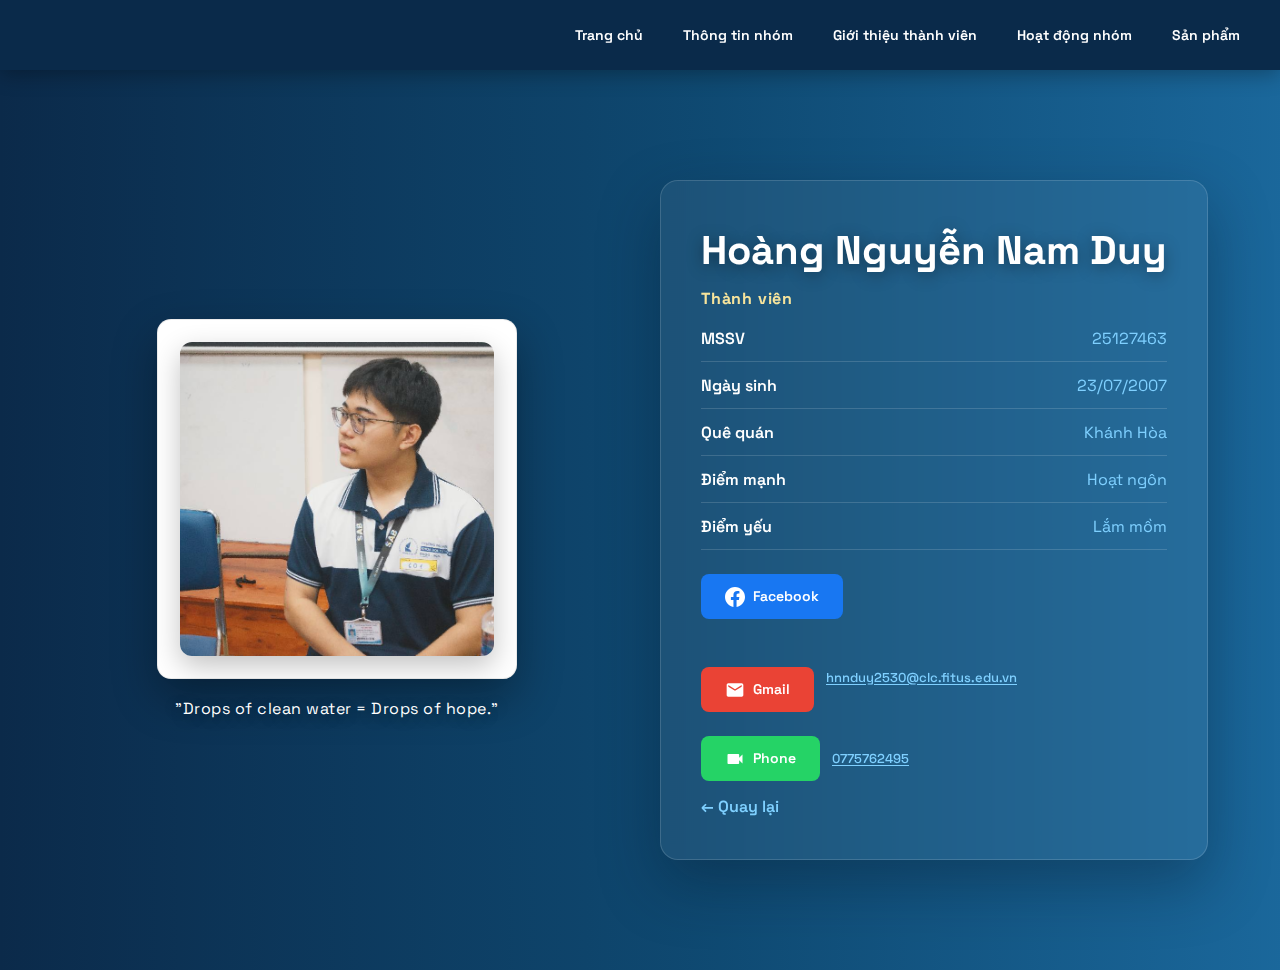
<file: member7.html>
<!DOCTYPE html>
<html lang="en">
<head>
    <meta charset="UTF-8" />
    <meta name="viewport" content="width=device-width, initial-scale=1.0" />
    <title>Member 7</title>
    <link rel="preconnect" href="https://fonts.googleapis.com" />
    <link rel="preconnect" href="https://fonts.gstatic.com" crossorigin />
    <link href="https://fonts.googleapis.com/css2?family=Space+Grotesk:wght@400;500;600;700&display=swap" rel="stylesheet" />
    <link rel="stylesheet" href="style.css" />
</head>
<body>
    <nav class="navbar">
        <div class="nav-container">
            <input type="checkbox" id="menu-toggle" class="menu-toggle" />
            <label for="menu-toggle" class="menu-icon">
                <span></span>
                <span></span>
                <span></span>
            </label>
            <ul class="nav-menu">
                <li><a href="index.html" class="nav-link">Trang chủ</a></li>
                <li><a href="group-info.html" class="nav-link">Thông tin nhóm</a></li>
                <li><a href="about.html" class="nav-link">Giới thiệu thành viên</a></li>
                <li><a href="activity.html" class="nav-link">Hoạt động nhóm</a></li>
                <li><a href="product.html" class="nav-link">Sản phẩm</a></li>
            </ul>
        </div>
    </nav>

    <main class="member-detail">
        <div class="detail-photo">
            <div class="detail-frame">
                <img src="images/member7.jpg" alt="Member 7" class="detail-avatar" loading="lazy" />
            </div>
            <p class="detail-quote">"Drops of clean water = Drops of hope."</p>
        </div>
        <div class="detail-card">
            <h1 class="detail-name">Hoàng Nguyễn Nam Duy</h1>
            <p class="detail-role">Thành viên</p>
            <ul class="detail-meta">
                <li><span class="detail-label">MSSV</span><span class="detail-value">25127463</span></li>
                <li><span class="detail-label">Ngày sinh</span><span class="detail-value">23/07/2007</span></li>
                <li><span class="detail-label">Quê quán</span><span class="detail-value">Khánh Hòa</span></li>
                <li><span class="detail-label">Điểm mạnh</span><span class="detail-value">Hoạt ngôn</span></li>
                <li><span class="detail-label">Điểm yếu</span><span class="detail-value">Lắm mồm</span></li>
            </ul>
            <a href="https://www.facebook.com/duynetr07" class="fb-button" target="_blank" rel="noopener noreferrer">
                <svg width="20" height="20" viewBox="0 0 24 24" fill="currentColor">
                    <path d="M24 12.073c0-6.627-5.373-12-12-12s-12 5.373-12 12c0 5.99 4.388 10.954 10.125 11.854v-8.385H7.078v-3.47h3.047V9.43c0-3.007 1.792-4.669 4.533-4.669 1.312 0 2.686.235 2.686.235v2.953H15.83c-1.491 0-1.956.925-1.956 1.874v2.25h3.328l-.532 3.47h-2.796v8.385C19.612 23.027 24 18.062 24 12.073z"/>
                </svg>
                Facebook
            </a>
            <div class="contact-row">
                <a class="gmail-button" target="_blank" rel="noopener noreferrer">
                    <svg width="20" height="20" viewBox="0 0 24 24" fill="currentColor">
                        <path d="M20 4H4c-1.1 0-1.99.9-1.99 2L2 18c0 1.1.9 2 2 2h16c1.1 0 2-.9 2-2V6c0-1.1-.9-2-2-2zm0 4l-8 5-8-5V6l8 5 8-5v2z"/>
                    </svg>
                    Gmail
                </a>
                <span class="email-text">hnnduy2530@clc.fitus.edu.vn</span>
            </div>
            <div class="contact-row">
                <a class="phone-button" target="_blank" rel="noopener noreferrer">
                    <svg width="20" height="20" viewBox="0 0 24 24" fill="currentColor">
                        <path d="M17 10.5V7c0-.55-.45-1-1-1H4c-.55 0-1 .45-1 1v10c0 .55.45 1 1 1h12c.55 0 1-.45 1-1v-3.5l4 4v-11l-4 4z"/>
                    </svg>
                    Phone
                </a>
                <span class="phone-text">0775762495</span>
            </div>
            <a class="back-link" href="about.html">&#8592; Quay lại</a>
        </div>
    </main>

    <script>
        function copyToClipboard(text, button) {
            navigator.clipboard.writeText(text).then(() => {
                const originalText = button.innerHTML;
                button.innerHTML = '<svg width="20" height="20" viewBox="0 0 24 24" fill="currentColor"><path d="M9 16.17L4.83 12l-1.42 1.41L9 19 21 7l-1.41-1.41z"/></svg>Đã sao chép!';
                button.style.background = 'linear-gradient(135deg, #10b981 0%, #059669 100%)';
                setTimeout(() => {
                    button.innerHTML = originalText;
                    button.style.background = '';
                }, 2000);
            });
        }
        document.querySelector('.gmail-button').addEventListener('click', function(e) {
            e.preventDefault();
            copyToClipboard(document.querySelector('.email-text').textContent, this);
        });
        document.querySelector('.phone-button').addEventListener('click', function(e) {
            e.preventDefault();
            copyToClipboard(document.querySelector('.phone-text').textContent, this);
        });
    </script>
</body>
</html>
</file>
<file: style.css>
:root {
	--deep-blue: #0b2a4a;
	--ocean: #0f4c75;
	--sky: #1c6ea4;
	--mint: #7fd0ff;
	--soft-yellow: #f7e49c;
	--white: #ffffff;
	--shadow: 0 24px 60px rgba(5, 22, 41, 0.35);
}

/* === ANIMATIONS === */
@keyframes fadeInUp {
	from {
		opacity: 0;
		transform: translateY(30px);
	}
	to {
		opacity: 1;
		transform: translateY(0);
	}
}

@keyframes fadeIn {
	from {
		opacity: 0;
	}
	to {
		opacity: 1;
	}
}

@keyframes slideInLeft {
	from {
		opacity: 0;
		transform: translateX(-40px);
	}
	to {
		opacity: 1;
		transform: translateX(0);
	}
}

@keyframes slideInRight {
	from {
		opacity: 0;
		transform: translateX(40px);
	}
	to {
		opacity: 1;
		transform: translateX(0);
	}
}

@keyframes scaleIn {
	from {
		opacity: 0;
		transform: scale(0.95);
	}
	to {
		opacity: 1;
		transform: scale(1);
	}
}

@keyframes glow {
	0%, 100% {
		text-shadow: 0 3px 16px rgba(0, 0, 0, 0.35), 0 0 20px rgba(127, 208, 255, 0.1);
	}
	50% {
		text-shadow: 0 3px 16px rgba(0, 0, 0, 0.35), 0 0 40px rgba(127, 208, 255, 0.3);
	}
}

@keyframes float {
	0%, 100% {
		transform: translateY(0px);
	}
	50% {
		transform: translateY(-10px);
	}
}

@keyframes rotate {
	from {
		transform: rotate(0deg);
	}
	to {
		transform: rotate(360deg);
	}
}

@keyframes shimmer {
	0% {
		background-position: -1000px 0;
	}
	100% {
		background-position: 1000px 0;
	}
}

* {
	box-sizing: border-box;
	margin: 0;
	padding: 0;
}

body {
	font-family: "Space Grotesk", "Helvetica Neue", sans-serif;
	background: var(--deep-blue);
	color: var(--white);
	line-height: 1.5;
	-webkit-font-smoothing: antialiased;
	padding-top: 70px;
	animation: fadeIn 0.8s ease-in-out;
}

img {
	display: block;
	max-width: 100%;
	height: auto;
	animation: fadeIn 0.6s ease-in-out;
}

picture {
	display: block;
}

picture img {
	display: block;
	max-width: 100%;
	height: auto;
	animation: fadeIn 0.6s ease-in-out;
}

.navbar {
	position: fixed;
	top: 0;
	left: 0;
	width: 100%;
	background: rgba(11, 42, 74, 0.95);
	backdrop-filter: blur(10px);
	box-shadow: 0 4px 20px rgba(0, 0, 0, 0.3);
	z-index: 1000;
	height: 70px;
	animation: slideInDown 0.5s ease-out;
}

@keyframes slideInDown {
	from {
		transform: translateY(-100%);
		opacity: 0;
	}
	to {
		transform: translateY(0);
		opacity: 1;
	}
}

.nav-container {
	max-width: 1400px;
	margin: 0 auto;
	padding: 0 24px;
	height: 70px;
	display: flex;
	align-items: center;
	justify-content: flex-end;
	gap: 16px;
}

.menu-toggle {
	display: none;
}

.menu-icon {
	display: none;
	flex-direction: column;
	gap: 5px;
	cursor: pointer;
	padding: 8px;
}

.menu-icon span {
	width: 28px;
	height: 3px;
	background: var(--white);
	border-radius: 3px;
	transition: all 0.3s ease;
}

.nav-menu {
	display: flex;
	gap: 8px;
	list-style: none;
	margin: 0;
	padding: 0;
}

.nav-link {
	color: var(--white);
	text-decoration: none;
	padding: 10px 16px;
	border-radius: 8px;
	font-weight: 600;
	font-size: 14px;
	transition: all 0.2s ease;
	white-space: nowrap;
	overflow: hidden;
	text-overflow: ellipsis;
	max-width: 280px;
	position: relative;
}

.nav-link::after {
	content: '';
	position: absolute;
	bottom: 0;
	left: 0;
	width: 0;
	height: 2px;
	background: var(--soft-yellow);
	transition: width 0.3s ease;
}

.nav-link:hover::after {
	width: 100%;
}

.nav-link:hover {
	background: rgba(255, 255, 255, 0.1);
	color: var(--soft-yellow);
	transform: translateY(-2px);
}

.nav-link.active {
	background: var(--soft-yellow);
	color: var(--deep-blue);
}

.hero {
	position: relative;
	min-height: 100vh;
	width: 100%;
	max-width: 100vw;
	background: url("images/hero-home.png") center/cover no-repeat;
	overflow: hidden;
	display: flex;
	align-items: center;
	justify-content: center;
	background-attachment: fixed;
	animation: fadeInUp 1s ease-out;
}

@media (max-width: 768px) {
	.hero {
		background-attachment: scroll;
	}
}

.hero-logos {
	position: absolute;
	top: 30px;
	left: 30px;
	display: flex;
	align-items: center;
	gap: -30px;
	z-index: 10;
}

.logo-img {
	height: 200px;
	width: auto;
	object-fit: contain;
	image-rendering: -webkit-optimize-contrast;
	image-rendering: high-quality;
	-webkit-backface-visibility: hidden;
	backface-visibility: hidden;
	transform: translateZ(0);
	will-change: transform;
	filter: drop-shadow(0 4px 12px rgba(0, 0, 0, 0.3));
}

.brand {
	position: absolute;
	top: 18px;
	left: 18px;
	display: inline-flex;
	align-items: center;
	padding: 0;
	background: none;
	border: none;
	box-shadow: none;
	backdrop-filter: none;
}

.brand-logo {
	height: 52px;
	width: auto;
	object-fit: contain;
}

.hero-center {
	display: grid;
	place-items: center;
	gap: 10px;
}

.bubble {
	width: min(240px, 60vw);
	aspect-ratio: 1 / 1;
	border-radius: 50%;
	background: radial-gradient(circle at 30% 30%, rgba(255, 255, 255, 0.22), rgba(10, 57, 97, 0.85)), var(--ocean);
	display: grid;
	place-items: center;
	box-shadow: var(--shadow);
	border: 1.5px solid rgba(255, 255, 255, 0.35);
	position: relative;
	animation: float 3s ease-in-out infinite, scaleIn 0.8s ease-out;
}

.bubble::after {
	content: "";
	position: absolute;
	inset: 10%;
	border-radius: 50%;
	box-shadow: inset 0 12px 28px rgba(255, 255, 255, 0.08);
	pointer-events: none;
	animation: glow 2s ease-in-out infinite;
}

.bubble-img {
	width: 68%;
	filter: drop-shadow(0 12px 22px rgba(0, 0, 0, 0.35));
	animation: rotate 8s linear infinite;
}

.arc-wrapper {
	width: 260px;
	max-width: 70vw;
}

.arc-text {
	width: 100%;
	height: auto;
}

.arc-hashtag {
	fill: var(--soft-yellow);
	font-size: 18px;
	letter-spacing: 2px;
	font-weight: 600;
	text-transform: uppercase;
}

.team {
	padding: clamp(32px, 8vw, 80px) clamp(20px, 6vw, 96px) 90px;
	background: linear-gradient(135deg, #0a1f38 0%, #0b2a4a 30%, #0f4c75 60%, #072a47 100%);
	position: relative;
	color: var(--white);
	overflow: hidden;
	width: 100%;
	max-width: 100vw;
}

.team::before {
	content: "";
	position: absolute;
	top: 50%;
	left: 50%;
	width: 600px;
	height: 600px;
	background: radial-gradient(circle, rgba(127, 208, 255, 0.08) 0%, transparent 70%);
	transform: translate(-50%, -50%);
	pointer-events: none;
	z-index: 1;
}

.team > * {
	position: relative;
	z-index: 2;
}

.team-header {
	max-width: 960px;
	margin: 0 auto 36px;
	text-align: center;
}

.team-title {
	font-size: clamp(28px, 4vw, 42px);
	font-weight: 700;
	letter-spacing: 1.2px;
	margin-bottom: 8px;
	text-shadow: 0 3px 16px rgba(0, 0, 0, 0.35), 0 0 30px rgba(127, 208, 255, 0.2);
	background: linear-gradient(135deg, #ffffff 0%, #7fd0ff 100%);
	-webkit-background-clip: text;
	-webkit-text-fill-color: transparent;
	background-clip: text;
	animation: fadeInUp 0.8s ease-out, glow 3s ease-in-out infinite;
}

.team-subtitle {
	color: rgba(127, 208, 255, 0.9);
	letter-spacing: 0.5px;
	font-size: 14px;
	font-weight: 500;
	animation: fadeInUp 0.8s ease-out 0.2s both;
}

.group-photo-container {
	max-width: 1100px;
	margin: 0 auto 28px;
	padding: 0 8px;
	animation: fadeInUp 0.8s ease-out 0.4s both;
}

.group-photo-frame {
	background: linear-gradient(135deg, rgba(127, 208, 255, 0.15), rgba(247, 228, 156, 0.12));
	border: 1px solid rgba(255, 255, 255, 0.15);
	border-radius: 18px;
	box-shadow: 0 18px 46px rgba(0, 0, 0, 0.32);
	padding: 10px;
	backdrop-filter: blur(6px);
	transition: all 0.4s ease;
}

.group-photo-frame:hover {
	transform: translateY(-8px) scale(1.02);
	box-shadow: 0 24px 60px rgba(127, 208, 255, 0.2);
	border-color: rgba(127, 208, 255, 0.3);
}

.group-photo {
	width: 100%;
	height: auto;
	display: block;
	border-radius: 14px;
	object-fit: cover;
	box-shadow: 0 8px 20px rgba(0, 0, 0, 0.25);
	image-rendering: -webkit-optimize-contrast;
	image-rendering: high-quality;
	-webkit-backface-visibility: hidden;
	backface-visibility: hidden;
	max-width: 100%;
}

.team-grid {
	display: grid;
	grid-template-columns: repeat(4, 1fr);
	gap: 24px;
	max-width: 1200px;
	margin: 0 auto;
	width: 100%;
}

@media (max-width: 1199px) and (min-width: 901px) {
	.team-grid {
		grid-template-columns: repeat(3, 1fr);
	}
}

@media (max-width: 900px) and (min-width: 541px) {
	.team-grid {
		grid-template-columns: repeat(2, 1fr);
	}
}

.team-card {
	display: block;
	color: inherit;
	text-decoration: none;
	background: rgba(15, 76, 117, 0.25);
	border: 1px solid rgba(127, 208, 255, 0.15);
	border-radius: 18px;
	box-shadow: 0 8px 32px rgba(0, 0, 0, 0.25), inset 0 1px 1px rgba(255, 255, 255, 0.1);
	overflow: hidden;
	backdrop-filter: blur(8px);
	transition: all 0.3s cubic-bezier(0.25, 0.46, 0.45, 0.94);
	animation: fadeInUp 0.6s ease-out both;
	width: 100%;
	max-width: 100%;
}

.team-card:nth-child(1) { animation-delay: 0.1s; }
.team-card:nth-child(2) { animation-delay: 0.2s; }
.team-card:nth-child(3) { animation-delay: 0.3s; }
.team-card:nth-child(4) { animation-delay: 0.4s; }
.team-card:nth-child(5) { animation-delay: 0.5s; }
.team-card:nth-child(6) { animation-delay: 0.6s; }
.team-card:nth-child(7) { animation-delay: 0.7s; }

.team-card:hover {
	transform: translateY(-12px) scale(1.03);
	box-shadow: 0 20px 50px rgba(0, 0, 0, 0.4), 0 0 30px rgba(127, 208, 255, 0.2);
	border-color: rgba(127, 208, 255, 0.35);
	background: rgba(15, 76, 117, 0.35);
}

.team-photo {
	width: 100%;
	height: 220px;
	object-fit: cover;
	border-radius: 14px 14px 0 0;
	border: 1px solid rgba(127, 208, 255, 0.1);
	transition: filter 0.4s ease;
	animation: fadeIn 0.6s ease-out;
	image-rendering: -webkit-optimize-contrast;
	image-rendering: high-quality;
	-webkit-backface-visibility: hidden;
	backface-visibility: hidden;
}

.team-card:hover .team-photo {
	filter: brightness(1.12) contrast(1.08) saturate(1.1);
}

.team-card-body {
	padding: 16px 16px 18px;
	display: grid;
	gap: 6px;
}

.team-name {
	font-size: 16px;
	font-weight: 700;
	color: var(--white);
	letter-spacing: 0.3px;
}

.team-role {
	color: var(--soft-yellow);
	font-weight: 600;
}

.team-meta {
	color: var(--mint);
	font-size: 14px;
}

.member-detail {
	min-height: 100vh;
	background: linear-gradient(90deg, var(--deep-blue) 0%, rgba(15, 76, 117, 0.92) 55%, rgba(28, 110, 164, 0.9) 100%);
	display: grid;
	grid-template-columns: 1fr 1.1fr;
	align-items: center;
	gap: 24px;
	padding: clamp(28px, 6vw, 72px);
	width: 100%;
	max-width: 100vw;
	overflow-x: hidden;
}

.detail-photo {
	display: grid;
	gap: 18px;
	justify-items: center;
}

.detail-frame {
	width: min(360px, 76vw);
	aspect-ratio: 1 / 1;
	background: var(--white);
	padding: 22px;
	border-radius: 14px;
	box-shadow: 0 18px 46px rgba(0, 0, 0, 0.32);
	border: 1px solid rgba(0, 0, 0, 0.08);
	display: grid;
	place-items: center;
	animation: slideInLeft 0.8s ease-out;
	transition: all 0.4s ease;
}

.detail-frame:hover {
	transform: translateY(-8px) rotateY(5deg);
	box-shadow: 0 24px 60px rgba(0, 0, 0, 0.4);
}

.detail-avatar {
	width: 100%;
	height: 100%;
	object-fit: cover;
	border-radius: 12px;
	box-shadow: 0 10px 28px rgba(0, 0, 0, 0.24);
	transition: filter 0.4s ease;
	image-rendering: -webkit-optimize-contrast;
	image-rendering: high-quality;
	-webkit-backface-visibility: hidden;
	backface-visibility: hidden;
}

.detail-frame:hover .detail-avatar {
	filter: brightness(1.1) contrast(1.05);
}

.detail-quote {
	color: var(--white);
	text-align: center;
	letter-spacing: 0.5px;
	text-shadow: 0 3px 14px rgba(0, 0, 0, 0.35);
	animation: fadeInUp 0.8s ease-out 0.2s both;
}

.detail-card {
	max-width: 640px;
	margin-left: auto;
	background: rgba(255, 255, 255, 0.06);
	border: 1px solid rgba(255, 255, 255, 0.15);
	border-radius: 18px;
	box-shadow: var(--shadow);
	backdrop-filter: blur(6px);
	padding: clamp(22px, 5vw, 40px);
	color: var(--white);
	animation: slideInRight 0.8s ease-out;
	transition: all 0.4s ease;
}

.detail-card:hover {
	border-color: rgba(127, 208, 255, 0.3);
	box-shadow: var(--shadow), 0 0 30px rgba(127, 208, 255, 0.15);
}

.detail-name {
	font-size: clamp(26px, 4vw, 40px);
	font-weight: 700;
	margin-bottom: 6px;
	text-shadow: 0 3px 16px rgba(0, 0, 0, 0.4);
	animation: fadeInUp 0.8s ease-out 0.3s both;
}

.detail-role {
	color: var(--soft-yellow);
	font-weight: 700;
	letter-spacing: 0.8px;
	margin-bottom: 16px;
	animation: fadeInUp 0.8s ease-out 0.4s both;
}

.detail-meta {
	list-style: none;
	display: grid;
	gap: 12px;
	animation: fadeInUp 0.8s ease-out 0.5s both;
}

.detail-meta li {
	display: flex;
	justify-content: space-between;
	gap: 14px;
	padding-bottom: 10px;
	border-bottom: 1px solid rgba(255, 255, 255, 0.15);
	transition: all 0.3s ease;
}

.detail-meta li:hover {
	border-color: rgba(127, 208, 255, 0.3);
	transform: translateX(4px);
}

.detail-label {
	font-weight: 600;
}

.detail-value {
	color: var(--mint);
	text-align: right;
}

.back-link {
	display: inline-flex;
	align-items: center;
	gap: 8px;
	color: var(--mint);
	text-decoration: none;
	font-weight: 600;
	margin-top: 14px;
	transition: all 0.3s ease;
	animation: fadeInUp 0.8s ease-out 0.6s both;
}

.back-link:hover {
	text-decoration: underline;
	transform: translateX(-4px);
	color: var(--soft-yellow);
}

.fb-button {
	display: inline-flex;
	align-items: center;
	justify-content: center;
	gap: 8px;
	padding: 12px 24px;
	margin-top: 24px;
	margin-right: 12px;
	background: #1877f2;
	color: white;
	text-decoration: none;
	border-radius: 8px;
	font-weight: 600;
	font-size: 14px;
	transition: all 0.3s ease;
	cursor: pointer;
	animation: fadeInUp 0.8s ease-out 0.6s both;
}

.fb-button:hover {
	background: #165ac4;
	transform: translateY(-4px) scale(1.05);
	box-shadow: 0 8px 20px rgba(24, 119, 242, 0.5);
}

.gmail-button {
	display: inline-flex;
	align-items: center;
	justify-content: center;
	gap: 8px;
	padding: 12px 24px;
	margin-top: 24px;
	background: #ea4335;
	color: white;
	text-decoration: none;
	border-radius: 8px;
	font-weight: 600;
	font-size: 14px;
	transition: all 0.3s ease;
	cursor: pointer;
	animation: fadeInUp 0.8s ease-out 0.6s both;
}

.gmail-button:hover {
	background: #c5221f;
	transform: translateY(-4px) scale(1.05);
	box-shadow: 0 8px 20px rgba(234, 67, 53, 0.5);
}

.tooltip {
	display: none;
}

.contact-row {
	display: flex;
	align-items: center;
	gap: 12px;
	margin-top: 24px;
	animation: fadeInUp 0.8s ease-out 0.6s both;
}

.gmail-button {
	display: inline-flex;
	align-items: center;
	justify-content: center;
	gap: 8px;
	padding: 12px 24px;
	background: #ea4335;
	color: white;
	text-decoration: none;
	border: none;
	border-radius: 8px;
	font-weight: 600;
	font-size: 14px;
	transition: all 0.2s ease;
	cursor: pointer;
}

.gmail-button:hover {
	background: #c5221f;
	transform: translateY(-2px);
	box-shadow: 0 4px 12px rgba(234, 67, 53, 0.4);
}

.email-text {
	user-select: text;
	cursor: text;
	font-size: 13px;
	color: var(--mint);
	text-decoration: underline;
	text-underline-offset: 2px;
	font-weight: 500;
}

.phone-button {
	display: inline-flex;
	align-items: center;
	justify-content: center;
	gap: 8px;
	padding: 12px 24px;
	background: #25d366;
	color: white;
	text-decoration: none;
	border-radius: 8px;
	font-weight: 600;
	font-size: 14px;
	transition: all 0.2s ease;
	cursor: pointer;
}

.phone-button:hover {
	background: #20ba5a;
	transform: translateY(-2px);
	box-shadow: 0 4px 12px rgba(37, 211, 102, 0.4);
}

.phone-text {
	user-select: text;
	cursor: text;
	font-size: 13px;
	color: var(--mint);
	text-decoration: underline;
	text-underline-offset: 2px;
	font-weight: 500;
}

.document-container {
	min-height: calc(100vh - 80px);
	background: linear-gradient(180deg, rgba(15, 76, 117, 0.85) 0%, rgba(11, 42, 74, 0.95) 100%);
	padding: clamp(32px, 6vw, 64px);
	width: 100%;
	max-width: 100vw;
	overflow-x: hidden;
}

.document-header {
	max-width: 1200px;
	width: 100%;
	margin: 0 auto 32px;
	text-align: center;
}

.document-title {
	font-size: clamp(24px, 4vw, 36px);
	font-weight: 700;
	color: var(--white);
	margin-bottom: 12px;
	text-shadow: 0 3px 16px rgba(0, 0, 0, 0.35);
	animation: fadeInUp 0.8s ease-out 0.2s both;
}

.document-subtitle {
	color: var(--soft-yellow);
	font-size: 16px;
	letter-spacing: 0.5px;
	animation: fadeInUp 0.8s ease-out 0.3s both;
}

.pdf-viewer {
	max-width: 1200px;
	width: 100%;
	margin: 0 auto;
	background: var(--white);
	border-radius: 16px;
	box-shadow: var(--shadow);
	overflow: hidden;
	position: relative;
	min-height: 80vh;
	animation: scaleIn 0.8s ease-out 0.4s both;
	transition: all 0.4s ease;
}

.pdf-viewer:hover {
	box-shadow: 0 24px 80px rgba(0, 0, 0, 0.4);
}

.pdf-embed {
	width: 100%;
	max-width: 100%;
	height: 80vh;
	border: none;
	display: block;
}

@media (max-width: 768px) {
	.pdf-viewer {
		min-height: 70vh;
	}
	
	.pdf-embed {
		height: 70vh;
	}
}

@media (max-width: 540px) {
	.pdf-viewer {
		min-height: 60vh;
		border-radius: 12px;
	}
	
	.pdf-embed {
		height: 60vh;
	}
}

.pdf-fallback {
	display: none;
	padding: 48px 24px;
	text-align: center;
	color: var(--deep-blue);
}

.pdf-fallback p {
	font-size: 18px;
	margin-bottom: 24px;
	color: #555;
}

.download-btn {
	display: inline-block;
	padding: 14px 32px;
	background: var(--ocean);
	color: var(--white);
	text-decoration: none;
	border-radius: 10px;
	font-weight: 600;
	transition: all 0.2s ease;
	box-shadow: 0 8px 20px rgba(0, 0, 0, 0.2);
}

.download-btn:hover {
	background: var(--sky);
	transform: translateY(-2px);
	box-shadow: 0 12px 28px rgba(0, 0, 0, 0.25);
}

/* === TABLET RESPONSIVE (768px - 900px) === */
@media (max-width: 900px) and (min-width: 769px) {
	.team-logo {
		width: clamp(360px, 55vw, 500px);
	}

	.logo-img {
		height: 100px;
	}

	.hero-logos {
		top: 30px;
		left: 20px;
	}

	.team-grid {
		grid-template-columns: repeat(2, 1fr);
		gap: 24px;
	}
}

/* === MOBILE & SMALL TABLET (up to 900px) === */
@media (max-width: 900px) {
	body {
		padding-top: 70px;
		overflow-x: hidden;
	}

	.nav-container {
		height: 70px;
		padding: 0 18px;
	}

	.nav-logo {
		height: 42px;
	}

	.menu-icon {
		display: flex;
	}

	.nav-menu {
		position: fixed;
		top: 70px;
		left: 0;
		right: 0;
		background: rgba(11, 42, 74, 0.98);
		backdrop-filter: blur(10px);
		flex-direction: column;
		gap: 0;
		padding: 16px;
		box-shadow: 0 8px 24px rgba(0, 0, 0, 0.3);
		transform: translateY(-110%);
		transition: transform 0.3s ease;
	}

	.menu-toggle:checked ~ .nav-menu {
		transform: translateY(0);
	}

	.menu-toggle:checked + .menu-icon span:nth-child(1) {
		transform: rotate(45deg) translateY(10px);
	}

	.menu-toggle:checked + .menu-icon span:nth-child(2) {
		opacity: 0;
	}

	.menu-toggle:checked + .menu-icon span:nth-child(3) {
		transform: rotate(-45deg) translateY(-10px);
	}

	.nav-link {
		width: 100%;
		padding: 14px 18px;
		text-align: left;
	}

	.hero {
		padding: 80px 18px 48px;
	}

	.brand {
		top: 18px;
		left: 18px;
	}

	.bubble {
		width: min(200px, 70vw);
	}

	.arc-wrapper {
		width: 220px;
	}

	.member-detail {
		grid-template-columns: 1fr;
		text-align: center;
	}

	.detail-card {
		margin: 0 auto;
	}

	.detail-meta li {
		flex-direction: column;
		align-items: flex-start;
	}

	.detail-value {
		text-align: left;
	}

	.team {
		padding: 48px 18px 70px;
	}

	.team-grid {
		grid-template-columns: repeat(2, 1fr);
		gap: 20px;
	}
}

@media (max-width: 540px) {
	.nav-logo {
		height: 36px;
	}

	.nav-brand {
		gap: 10px;
	}

	.team-grid {
		grid-template-columns: 1fr;
		gap: 16px;
	}

	.team-title {
		font-size: 28px;
	}

	.document-container {
		padding: 24px 16px;
	}

	.pdf-viewer {
		min-height: 70vh;
	}

	.pdf-embed {
		height: 70vh;
	}

	.activity-grid {
		grid-template-columns: 1fr;
	}

	.product-content {
		gap: 24px;
	}
}

/* === EXTRA SMALL MOBILE (up to 375px) === */
@media (max-width: 375px) {
	.team-logo {
		width: clamp(240px, 92vw, 320px);
		max-width: 92vw;
	}

	.logo-img {
		height: 55px;
	}

	.hero-logos {
		top: 15px;
		left: 10px;
	}

	.logo-img:nth-child(2) {
		margin-left: -18px;
	}

	.nav-container {
		padding: 0 12px;
	}

	.team-title {
		font-size: 24px;
	}
}

/* === PHÓNG TO LOGO TRUNG TÂM VÀ LOGO GÓC TRÁI === */

/* Logo nhóm ở giữa */
.hero-center-logo {
	position: absolute;
	top: 50%;
	left: 50%;
	transform: translate(-50%, -50%);
	z-index: 10;
	display: flex;
	align-items: center;
	justify-content: center;
}

.team-logo {
	width: clamp(420px, 48vw, 640px);
	max-width: 95vw;
	height: auto;
	object-fit: contain;
	image-rendering: -webkit-optimize-contrast;
	image-rendering: high-quality;
	-webkit-backface-visibility: hidden;
	backface-visibility: hidden;
	transform: translateZ(0);
	will-change: transform, filter;
	filter: none;
	animation: fadeInUp 1s ease-out, float 4s ease-in-out infinite;
}

/* Logo trường + logo khoa góc trái */
.hero-logos {
	position: absolute;
	top: 40px;
	left: 24px;
	display: flex;
	align-items: center;
	gap: 4px;
	z-index: 10;
}

.logo-img {
	height: 120px;
	width: auto;
	object-fit: contain;
	image-rendering: -webkit-optimize-contrast;
	image-rendering: high-quality;
	-webkit-backface-visibility: hidden;
	backface-visibility: hidden;
	transform: translateZ(0);
	filter: drop-shadow(0 6px 16px rgba(0, 0, 0, 0.35));
}

.logo-img:nth-child(2) {
	margin-left: -16px;
}

/* === MOBILE LANDSCAPE (541px - 768px) === */
@media (max-width: 768px) and (min-width: 541px) {
	.team-logo {
		width: clamp(320px, 65vw, 480px);
		max-width: 90vw;
	}

	.logo-img {
		height: 85px;
	}

	.hero-logos {
		top: 25px;
		left: 18px;
		gap: 2px;
	}

	.team-grid {
		grid-template-columns: repeat(2, 1fr);
		gap: 18px;
	}

	.activity-grid {
		grid-template-columns: repeat(2, 1fr);
	}
}

/* === MOBILE PORTRAIT (up to 540px) === */
@media (max-width: 540px) {
	body {
		overflow-x: hidden;
	}

	.team-logo {
		width: clamp(280px, 88vw, 400px);
		max-width: 88vw;
	}

	.logo-img {
		height: 65px;
	}

	.hero-logos {
		top: 18px;
		left: 12px;
		gap: 0;
		flex-wrap: nowrap;
	}

	.logo-img:nth-child(2) {
		margin-left: -12px;
	}
}

/* === GROUP INFO PAGE === */
.group-info-section {
	min-height: 100vh;
	padding: clamp(32px, 8vw, 80px) clamp(20px, 6vw, 96px) 90px;
	background: linear-gradient(135deg, #0a1f38 0%, #0b2a4a 30%, #0f4c75 60%, #072a47 100%);
	color: var(--white);
	width: 100%;
	max-width: 100vw;
	overflow-x: hidden;
}

.group-info-container {
	max-width: 1000px;
	width: 100%;
	margin: 0 auto;
}

.group-info-header {
	text-align: center;
	margin-bottom: 48px;
}

.group-info-title {
	font-size: clamp(32px, 5vw, 48px);
	font-weight: 700;
	letter-spacing: 1.2px;
	margin-bottom: 12px;
	text-shadow: 0 3px 16px rgba(0, 0, 0, 0.35), 0 0 30px rgba(127, 208, 255, 0.2);
	background: linear-gradient(135deg, #ffffff 0%, #7fd0ff 100%);
	-webkit-background-clip: text;
	-webkit-text-fill-color: transparent;
	background-clip: text;
	animation: fadeInUp 0.8s ease-out, glow 3s ease-in-out infinite;
}

.group-info-subtitle {
	color: rgba(127, 208, 255, 0.9);
	font-size: 16px;
	font-weight: 500;
	letter-spacing: 0.5px;
	animation: fadeInUp 0.8s ease-out 0.2s both;
}

.logo-meaning-section {
	display: grid;
	grid-template-columns: 35% 1fr;
	gap: 40px;
	align-items: start;
	margin-bottom: 48px;
	animation: fadeInUp 0.8s ease-out 0.3s both;
}

.group-logo-block {
	display: flex;
	justify-content: center;
	align-items: center;
	animation: scaleIn 0.8s ease-out 0.3s both;
	position: sticky;
	top: 100px;
}

.group-logo-img {
	width: 100%;
	max-width: 400px;
	height: auto;
	object-fit: contain;
	image-rendering: -webkit-optimize-contrast;
	image-rendering: high-quality;
	-webkit-backface-visibility: hidden;
	backface-visibility: hidden;
	filter: drop-shadow(0 10px 26px rgba(0, 0, 0, 0.35));
	transition: all 0.4s ease;
}

.group-logo-block:hover .group-logo-img {
	transform: scale(1.05) translateY(-4px);
	filter: drop-shadow(0 15px 36px rgba(127, 208, 255, 0.2));
}

.logo-meaning-card {
	margin: 0;
}

.group-photo-showcase {
	display: flex;
	justify-content: center;
	margin: 0 auto 48px;
	animation: fadeInUp 0.8s ease-out 0.4s both;
}

.group-photo-img {
	width: 100%;
	max-width: 800px;
	height: auto;
	max-height: 500px;
	object-fit: cover;
	border-radius: 18px;
	box-shadow: 0 12px 40px rgba(0, 0, 0, 0.35);
	image-rendering: -webkit-optimize-contrast;
	image-rendering: high-quality;
	-webkit-backface-visibility: hidden;
	backface-visibility: hidden;
	transition: all 0.4s ease;
}

.group-photo-showcase:hover .group-photo-img {
	transform: scale(1.02) translateY(-4px);
	box-shadow: 0 16px 50px rgba(0, 0, 0, 0.4), 0 0 30px rgba(127, 208, 255, 0.2);
	filter: brightness(1.05) contrast(1.05);
}

.group-info-content {
	display: grid;
	gap: 24px;
}

.info-card {
	background: rgba(15, 76, 117, 0.25);
	border: 1px solid rgba(127, 208, 255, 0.15);
	border-radius: 18px;
	padding: 28px 32px;
	box-shadow: 0 8px 32px rgba(0, 0, 0, 0.25), inset 0 1px 1px rgba(255, 255, 255, 0.1);
	backdrop-filter: blur(8px);
	transition: all 0.3s cubic-bezier(0.25, 0.46, 0.45, 0.94);
	animation: fadeInUp 0.6s ease-out both;
}

.info-card:nth-child(1) { animation-delay: 0.4s; }
.info-card:nth-child(2) { animation-delay: 0.5s; }
.info-card:nth-child(3) { animation-delay: 0.6s; }
.info-card:nth-child(4) { animation-delay: 0.7s; }

.info-card:hover {
	transform: translateY(-12px) scale(1.03);
	box-shadow: 0 20px 50px rgba(0, 0, 0, 0.4), 0 0 30px rgba(127, 208, 255, 0.2);
	border-color: rgba(127, 208, 255, 0.35);
	background: rgba(15, 76, 117, 0.35);
}

.info-card-title {
	font-size: 22px;
	font-weight: 700;
	color: var(--soft-yellow);
	margin-bottom: 12px;
	letter-spacing: 0.5px;
}

.info-card-text {
	font-size: 15px;
	line-height: 1.7;
	color: rgba(255, 255, 255, 0.9);
	margin-bottom: 8px;
}

.member-link {
	color: var(--soft-yellow);
	text-decoration: none;
	font-weight: 600;
	transition: all 0.3s ease;
	position: relative;
	display: inline-block;
	padding-bottom: 2px;
	border-bottom: 2px solid rgba(127, 208, 255, 0.3);
}

.member-link::after {
	content: "";
	position: absolute;
	bottom: -2px;
	left: 0;
	width: 0;
	height: 2px;
	background: linear-gradient(90deg, var(--soft-yellow), var(--mint));
	transition: width 0.3s ease;
}

.member-link:hover {
	color: var(--mint);
	text-shadow: 0 0 12px rgba(127, 208, 255, 0.4);
	transform: translateY(-2px);
}

.member-link:hover::after {
	width: 100%;
}

.contract-card {
	grid-column: 1 / -1;
}

.contract-pdf-viewer {
	margin-top: 20px;
	width: 100%;
	height: 600px;
	border-radius: 12px;
	overflow: hidden;
	background: rgba(255, 255, 255, 0.05);
}

.contract-pdf-embed {
	width: 100%;
	height: 100%;
	border: none;
	border-radius: 12px;
}

@media (max-width: 768px) {
	.contract-pdf-viewer {
		height: 500px;
	}

	.logo-meaning-section {
		grid-template-columns: 1fr;
		gap: 24px;
	}

	.group-logo-block {
		position: static;
		margin-bottom: 16px;
	}

	.group-logo-img {
		max-width: 300px;
	}
}

@media (max-width: 540px) {
	.contract-pdf-viewer {
		height: 400px;
	}

	.logo-meaning-section {
		gap: 20px;
	}

	.group-logo-img {
		max-width: 250px;
	}
}

/* === ACTIVITY PAGE === */
.activity-section {
	min-height: 100vh;
	padding: clamp(32px, 8vw, 80px) clamp(20px, 6vw, 96px) 90px;
	background: linear-gradient(135deg, #0a1f38 0%, #0b2a4a 30%, #0f4c75 60%, #072a47 100%);
	color: var(--white);
	width: 100%;
	max-width: 100vw;
	overflow-x: hidden;
}

.activity-container {
	max-width: 1100px;
	width: 100%;
	margin: 0 auto;
}

.activity-header {
	text-align: center;
	margin-bottom: 40px;
}

.activity-title {
	font-size: clamp(32px, 5vw, 48px);
	font-weight: 700;
	margin-bottom: 12px;
	text-shadow: 0 3px 16px rgba(0, 0, 0, 0.35), 0 0 30px rgba(127, 208, 255, 0.2);
	background: linear-gradient(135deg, #ffffff 0%, #7fd0ff 100%);
	-webkit-background-clip: text;
	-webkit-text-fill-color: transparent;
	background-clip: text;
	animation: fadeInUp 0.8s ease-out, glow 3s ease-in-out infinite;
}

.activity-subtitle {
	color: rgba(127, 208, 255, 0.9);
	font-size: 16px;
	font-weight: 500;
	animation: fadeInUp 0.8s ease-out 0.2s both;
}

.activity-grid {
	display: grid;
	grid-template-columns: repeat(auto-fit, minmax(240px, 1fr));
	gap: 20px;
	animation: fadeInUp 0.8s ease-out 0.3s both;
	width: 100%;
	max-width: 100%;
}

@media (min-width: 1200px) {
	.activity-grid {
		grid-template-columns: repeat(4, 1fr);
	}
}

@media (min-width: 769px) and (max-width: 1199px) {
	.activity-grid {
		grid-template-columns: repeat(3, 1fr);
	}
}

@media (min-width: 541px) and (max-width: 768px) {
	.activity-grid {
		grid-template-columns: repeat(2, 1fr);
	}
}

@media (min-width: 769px) and (max-width: 1199px) {
	.activity-grid {
		grid-template-columns: repeat(3, 1fr);
	}
}

@media (min-width: 541px) and (max-width: 768px) {
	.activity-grid {
		grid-template-columns: repeat(2, 1fr);
	}
}

.activity-card {
	background: rgba(15, 76, 117, 0.28);
	border: 1px solid rgba(127, 208, 255, 0.15);
	border-radius: 16px;
	overflow: hidden;
	box-shadow: 0 8px 32px rgba(0, 0, 0, 0.25);
	backdrop-filter: blur(6px);
	transition: transform 0.25s ease, box-shadow 0.25s ease, border-color 0.25s ease;
	animation: fadeInUp 0.6s ease-out both;
}

.activity-card:nth-child(1) { animation-delay: 0.4s; }
.activity-card:nth-child(2) { animation-delay: 0.5s; }
.activity-card:nth-child(3) { animation-delay: 0.6s; }
.activity-card:nth-child(4) { animation-delay: 0.7s; }

.activity-card:hover {
	transform: translateY(-8px) scale(1.03);
	box-shadow: 0 12px 40px rgba(0, 0, 0, 0.35), 0 0 30px rgba(127, 208, 255, 0.2);
	border-color: rgba(127, 208, 255, 0.28);
}

.activity-thumb {
	display: block;
	width: 100%;
	height: 220px;
	object-fit: cover;
	background: #0f4c75;
	image-rendering: -webkit-optimize-contrast;
	image-rendering: high-quality;
	-webkit-backface-visibility: hidden;
	backface-visibility: hidden;
}

.activity-video {
	display: block;
	width: 100%;
	height: 220px;
	object-fit: cover;
	background: #0f4c75;
	border: none;
}

.activity-caption {
	padding: 14px 16px 16px;
	font-size: 15px;
	color: rgba(255, 255, 255, 0.92);
	line-height: 1.5;
}

@media (max-width: 540px) {
	.activity-thumb {
		height: 180px;
	}

	.activity-video {
		height: 180px;
	}
}

/* === PRODUCT PAGE === */
.product-section {
	min-height: 100vh;
	padding: clamp(32px, 8vw, 80px) clamp(20px, 6vw, 96px) 90px;
	background: linear-gradient(135deg, #0a1f38 0%, #0b2a4a 30%, #0f4c75 60%, #072a47 100%);
	color: var(--white);
	width: 100%;
	max-width: 100vw;
	overflow-x: hidden;
}

.product-container {
	max-width: 1100px;
	width: 100%;
	margin: 0 auto;
}

.product-header {
	text-align: center;
	margin-bottom: 48px;
	animation: fadeInUp 0.8s ease-out;
}

.product-title {
	font-size: clamp(32px, 5vw, 48px);
	font-weight: 700;
	margin-bottom: 12px;
	text-shadow: 0 3px 16px rgba(0, 0, 0, 0.35), 0 0 30px rgba(127, 208, 255, 0.2);
	background: linear-gradient(135deg, #ffffff 0%, #7fd0ff 100%);
	-webkit-background-clip: text;
	-webkit-text-fill-color: transparent;
	background-clip: text;
	animation: fadeInUp 0.8s ease-out, glow 3s ease-in-out infinite;
}

.product-subtitle {
	color: rgba(127, 208, 255, 0.9);
	font-size: 16px;
	font-weight: 500;
	animation: fadeInUp 0.8s ease-out 0.2s both;
}

.product-content {
	display: flex;
	flex-direction: column;
	gap: 32px;
}

.video-showcase {
	background: rgba(15, 76, 117, 0.28);
	border: 1px solid rgba(127, 208, 255, 0.15);
	border-radius: 18px;
	overflow: hidden;
	box-shadow: 0 8px 32px rgba(0, 0, 0, 0.25);
	backdrop-filter: blur(8px);
	animation: slideInLeft 0.8s ease-out 0.3s both;
	transition: all 0.4s ease;
}

.video-showcase:hover {
	transform: translateY(-8px);
	box-shadow: 0 12px 40px rgba(0, 0, 0, 0.35), 0 0 30px rgba(127, 208, 255, 0.2);
	border-color: rgba(127, 208, 255, 0.25);
}

.product-video {
	display: block;
	width: 100%;
	height: auto;
	min-height: 400px;
	max-width: 100%;
	background: #0f4c75;
}

@media (max-width: 540px) {
	.product-video {
		min-height: 250px;
	}
}

.video-info {
	padding: 24px 28px;
}

.video-info h2 {
	font-size: 24px;
	font-weight: 700;
	color: var(--soft-yellow);
	margin-bottom: 12px;
	animation: fadeInUp 0.8s ease-out 0.4s both;
}

.video-info p {
	font-size: 15px;
	line-height: 1.7;
	color: rgba(255, 255, 255, 0.9);
	animation: fadeInUp 0.8s ease-out 0.5s both;
}

.poster-showcase {
	background: rgba(15, 76, 117, 0.28);
	border: 1px solid rgba(127, 208, 255, 0.15);
	border-radius: 18px;
	padding: 28px;
	box-shadow: 0 8px 32px rgba(0, 0, 0, 0.25);
	backdrop-filter: blur(8px);
	animation: slideInRight 0.8s ease-out 0.4s both;
	transition: all 0.4s ease;
}

.poster-showcase:hover {
	transform: translateY(-8px);
	box-shadow: 0 12px 40px rgba(0, 0, 0, 0.35), 0 0 30px rgba(127, 208, 255, 0.2);
	border-color: rgba(127, 208, 255, 0.25);
}

.poster-showcase h2 {
	font-size: 24px;
	font-weight: 700;
	color: var(--soft-yellow);
	margin-bottom: 20px;
	text-align: center;
	animation: fadeInUp 0.8s ease-out 0.5s both;
}

.poster-pdf {
	display: block;
	width: 100%;
	height: 800px;
	border-radius: 12px;
	border: none;
	animation: scaleIn 0.8s ease-out 0.6s both;
}

.poster-image {
	display: block;
	width: 100%;
	height: auto;
	max-width: 100%;
	max-height: 60vh;
	border-radius: 12px;
	object-fit: contain;
	animation: scaleIn 0.8s ease-out 0.6s both;
	image-rendering: -webkit-optimize-contrast;
	image-rendering: high-quality;
	-webkit-backface-visibility: hidden;
	backface-visibility: hidden;
	transition: transform 0.4s ease, filter 0.4s ease;
}

.poster-showcase:hover .poster-image {
	transform: scale(1.02);
	filter: brightness(1.05);
}

.poster-showcase .pdf-fallback {
	display: none;
	text-align: center;
	padding: 40px 20px;
}

.poster-showcase .pdf-fallback p {
	margin-bottom: 16px;
	color: rgba(255, 255, 255, 0.8);
}

@media (max-width: 768px) {
	.product-video {
		min-height: 280px;
	}

	.poster-showcase {
		padding: 16px;
	}

	.poster-image {
		max-height: 50vh;
	}
}

@media (max-width: 540px) {
	.product-video {
		min-height: 220px;
	}

	.poster-showcase {
		padding: 12px;
	}

	.poster-showcase h2 {
		font-size: 18px;
		margin-bottom: 12px;
	}

	.poster-image {
		max-height: 40vh;
		border-radius: 8px;
	}
}

.info-card-text:last-child {
	margin-bottom: 0;
}
</file>
